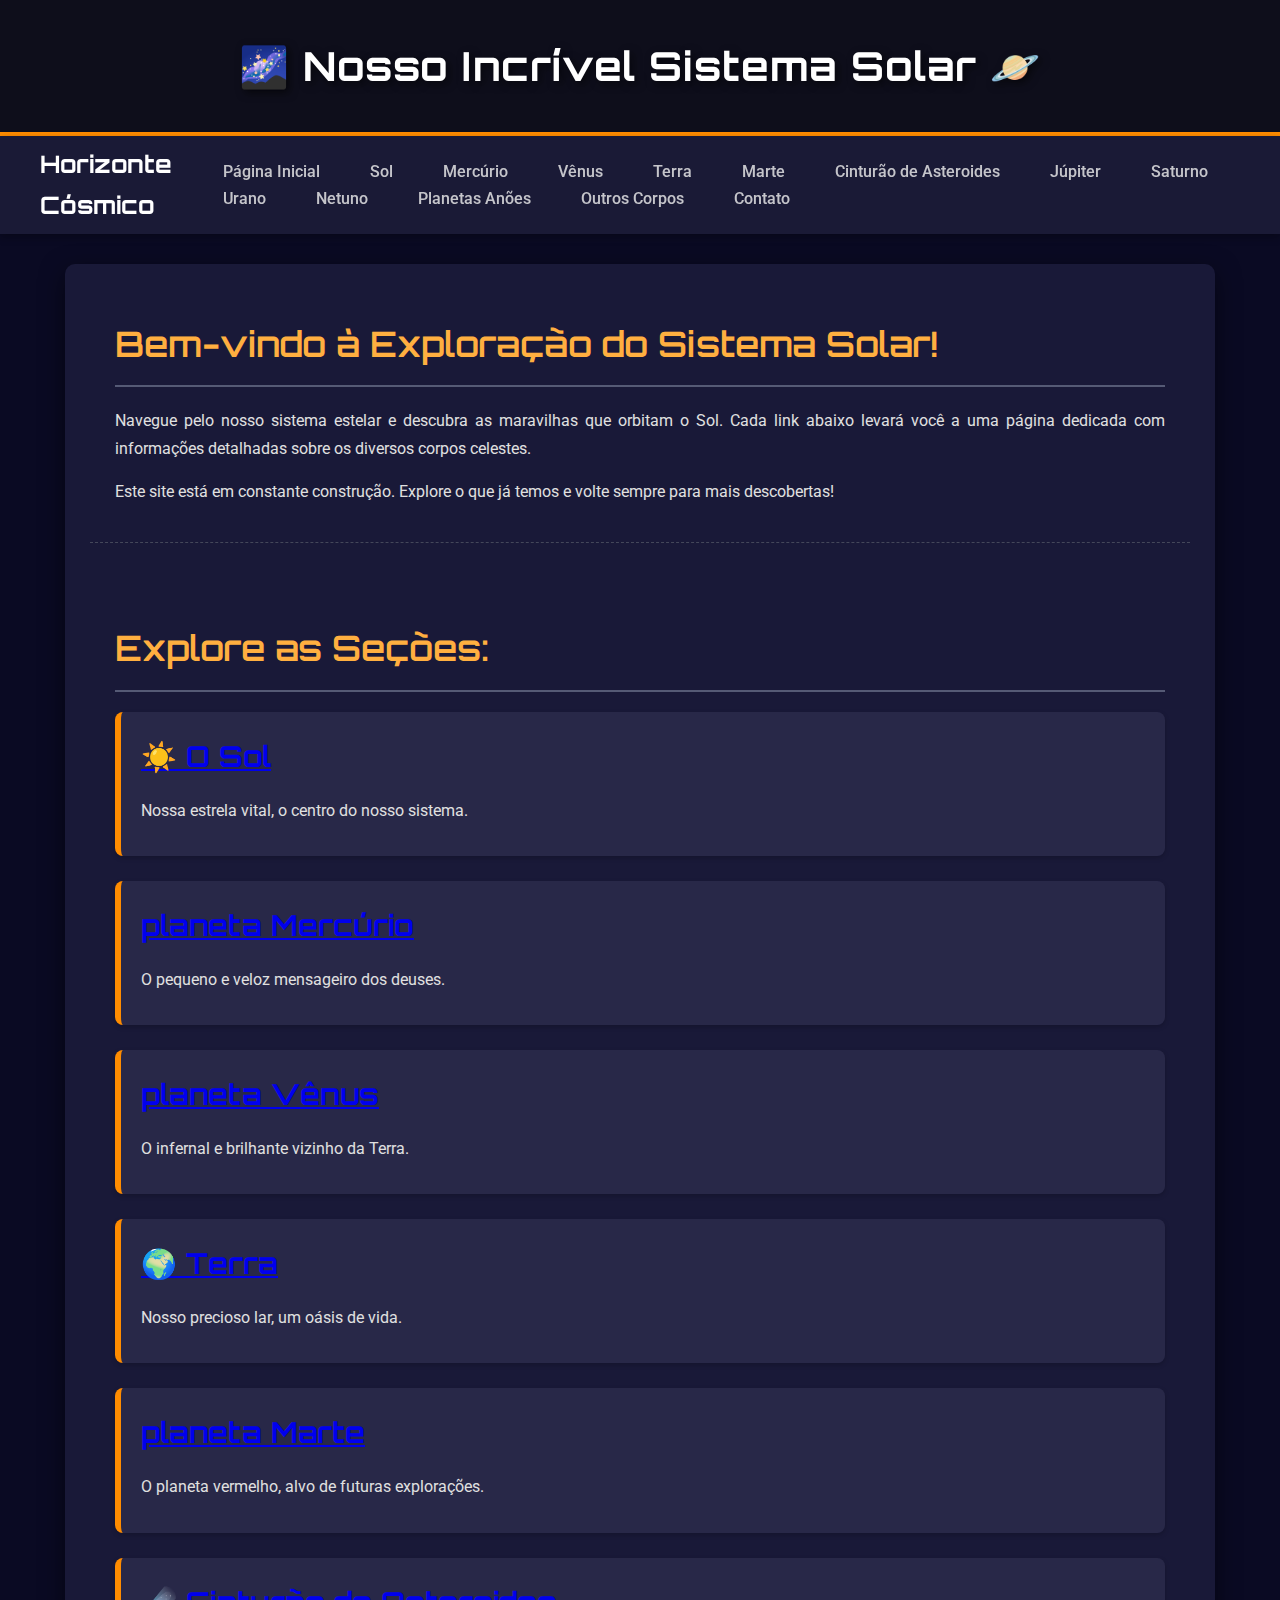
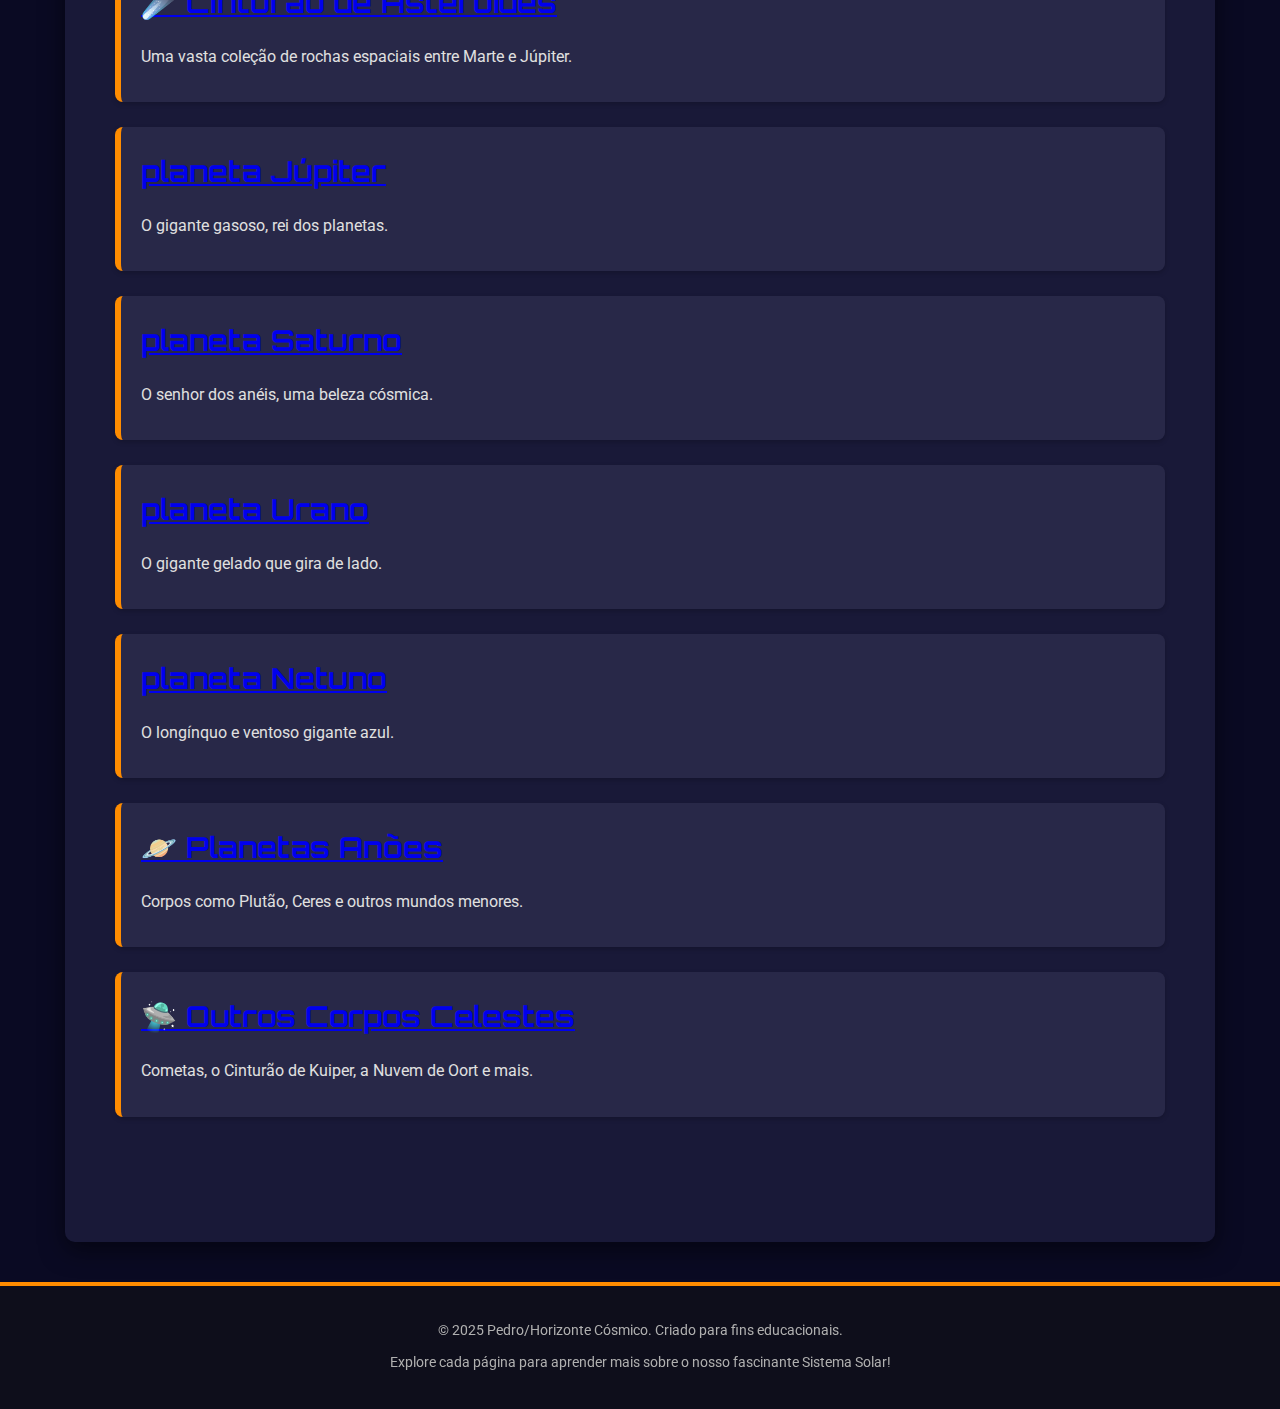
<file: index.html>
<!DOCTYPE html>
<html lang="pt-BR">
<head>
    <meta charset="UTF-8">
    <meta name="viewport" content="width=device-width, initial-scale=1.0">
    <title>Bem-vindo ao Sistema Solar!</title>
    <link rel="stylesheet" href="style.css">

    <link rel="preconnect" href="https://fonts.googleapis.com">
    <link rel="preconnect" href="https://fonts.gstatic.com" crossorigin>
    <link href="https://fonts.googleapis.com/css2?family=Orbitron:wght@700&family=Roboto:wght@400;700&display=swap" rel="stylesheet">
</head>
<body>
    <header>
        <h1>🌌 Nosso Incrível Sistema Solar 🪐</h1>
    </header>

    <nav>
    <div class="nav-container">
        <a href="index.html" class="nav-logo">Horizonte Cósmico</a>
        
        <!-- O checkbox que controla o menu (fica invisível) -->
        <input type="checkbox" id="nav-toggle-input" class="nav-toggle-input">
        
        <!-- A label que funciona como o botão hambúrguer -->
        <label for="nav-toggle-input" class="nav-toggle">
            <span class="hamburger"></span>
        </label>
        
        <!-- A lista de links que será mostrada/escondida -->
        <div class="nav-links">
            <ul>
                <li><a href="index.html">Página Inicial</a></li>
                <li><a href="sol.html">Sol</a></li>
                <li><a href="mercurio.html">Mercúrio</a></li>
                <li><a href="venus.html">Vênus</a></li>
                <li><a href="terra.html">Terra</a></li>
                <li><a href="marte.html">Marte</a></li>
                <li><a href="cinturao_asteroides.html">Cinturão de Asteroides</a></li>
                <li><a href="jupiter.html">Júpiter</a></li>
                <li><a href="saturno.html">Saturno</a></li>
                <li><a href="urano.html">Urano</a></li>
                <li><a href="netuno.html">Netuno</a></li>
                <li><a href="planetas_anoes.html">Planetas Anões</a></li>
                <li><a href="outros_corpos_celestes.html">Outros Corpos</a></li>
                <li><a href="contato.html">Contato</a></li>
            </ul>
        </div>
    </div>
</nav>

    <main>
        <section id="boas-vindas">
            <h2>Bem-vindo à Exploração do Sistema Solar!</h2>
            <p>Navegue pelo nosso sistema estelar e descubra as maravilhas que orbitam o Sol. Cada link abaixo levará você a uma página dedicada com informações detalhadas sobre os diversos corpos celestes.</p>
            <p>Este site está em constante construção. Explore o que já temos e volte sempre para mais descobertas!</p>
        </section>

        <section id="links-principais">
            <h2>Explore as Seções:</h2>
            <div class="grid-links">
                <article class="link-card">
                    <h3><a href="sol.html">☀️ O Sol</a></h3>
                    <p>Nossa estrela vital, o centro do nosso sistema.</p>
                </article>
                <article class="link-card">
                    <h3><a href="mercurio.html"> planeta Mercúrio</a></h3>
                    <p>O pequeno e veloz mensageiro dos deuses.</p>
                </article>
                <article class="link-card">
                    <h3><a href="venus.html"> planeta Vênus</a></h3>
                    <p>O infernal e brilhante vizinho da Terra.</p>
                </article>
                <article class="link-card">
                    <h3><a href="terra.html">🌍 Terra</a></h3>
                    <p>Nosso precioso lar, um oásis de vida.</p>
                </article>
                <article class="link-card">
                    <h3><a href="marte.html"> planeta Marte</a></h3>
                    <p>O planeta vermelho, alvo de futuras explorações.</p>
                </article>
                <article class="link-card">
                    <h3><a href="cinturao_asteroides.html">☄️ Cinturão de Asteroides</a></h3>
                    <p>Uma vasta coleção de rochas espaciais entre Marte e Júpiter.</p>
                </article>
                <article class="link-card">
                    <h3><a href="jupiter.html"> planeta Júpiter</a></h3>
                    <p>O gigante gasoso, rei dos planetas.</p>
                </article>
                <article class="link-card">
                    <h3><a href="saturno.html"> planeta Saturno</a></h3>
                    <p>O senhor dos anéis, uma beleza cósmica.</p>
                </article>
                <article class="link-card">
                    <h3><a href="urano.html"> planeta Urano</a></h3>
                    <p>O gigante gelado que gira de lado.</p>
                </article>
                <article class="link-card">
                    <h3><a href="netuno.html"> planeta Netuno</a></h3>
                    <p>O longínquo e ventoso gigante azul.</p>
                </article>
                <article class="link-card">
                    <h3><a href="planetas_anoes.html">🪐 Planetas Anões</a></h3>
                    <p>Corpos como Plutão, Ceres e outros mundos menores.</p>
                </article>
                <article class="link-card">
                    <h3><a href="outros_corpos_celestes.html">🛸 Outros Corpos Celestes</a></h3>
                    <p>Cometas, o Cinturão de Kuiper, a Nuvem de Oort e mais.</p>
                </article>
            </div>
        </section>
    </main>

    <footer>
        <p>&copy; 2025 Pedro/Horizonte Cósmico. Criado para fins educacionais.</p>
        <p>Explore cada página para aprender mais sobre o nosso fascinante Sistema Solar!</p>
    </footer>
</body>
</html>
</file>
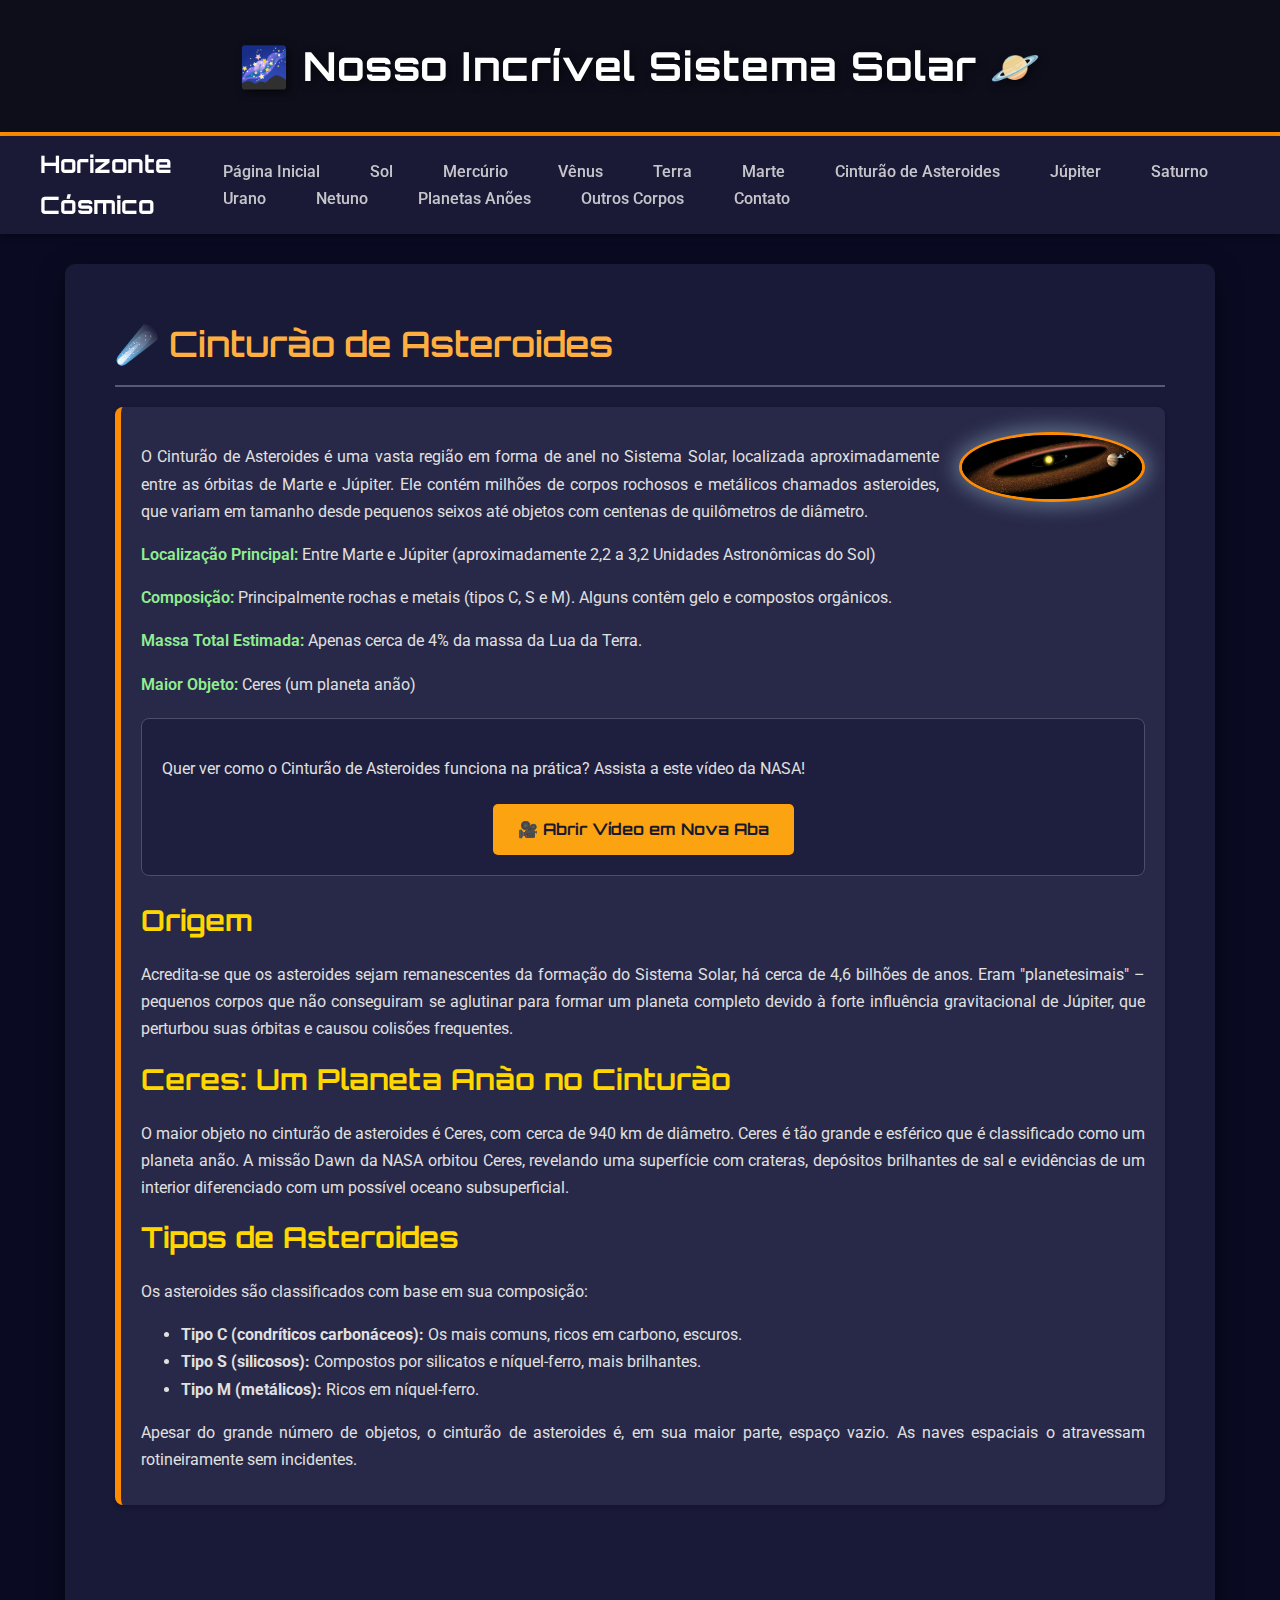
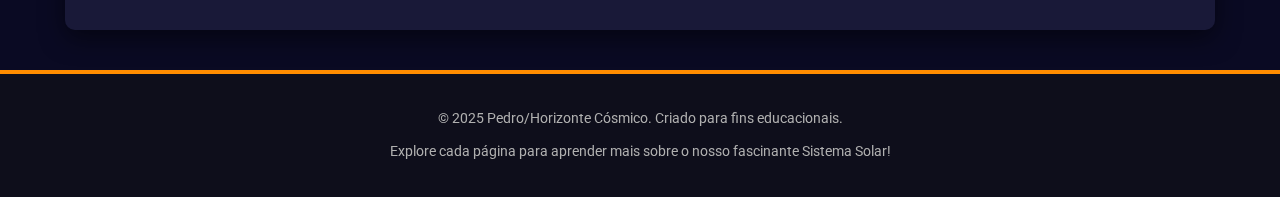
<file: cinturao_asteroides.html>
<!DOCTYPE html>
<html lang="pt-BR">
<head>
    <meta charset="UTF-8">
    <meta name="viewport" content="width=device-width, initial-scale=1.0">
    <title>Cinturão de Asteroides - Sistema Solar</title>
    <link rel="stylesheet" href="style.css">

    <link rel="preconnect" href="https://fonts.googleapis.com">
    <link rel="preconnect" href="https://fonts.gstatic.com" crossorigin>
    <link href="https://fonts.googleapis.com/css2?family=Orbitron:wght@700&family=Roboto:wght@400;700&display=swap" rel="stylesheet">
</head>
</head>
<body>
    <header>
        <h1>🌌 Nosso Incrível Sistema Solar 🪐</h1>
    </header>

    <nav>
    <div class="nav-container">
        <a href="index.html" class="nav-logo">Horizonte Cósmico</a>
        
        <!-- O checkbox que controla o menu (fica invisível) -->
        <input type="checkbox" id="nav-toggle-input" class="nav-toggle-input">
        
        <!-- A label que funciona como o botão hambúrguer -->
        <label for="nav-toggle-input" class="nav-toggle">
            <span class="hamburger"></span>
        </label>
        
        <!-- A lista de links que será mostrada/escondida -->
        <div class="nav-links">
            <ul>
                <li><a href="index.html">Página Inicial</a></li>
                <li><a href="sol.html">Sol</a></li>
                <li><a href="mercurio.html">Mercúrio</a></li>
                <li><a href="venus.html">Vênus</a></li>
                <li><a href="terra.html">Terra</a></li>
                <li><a href="marte.html">Marte</a></li>
                <li><a href="cinturao_asteroides.html">Cinturão de Asteroides</a></li>
                <li><a href="jupiter.html">Júpiter</a></li>
                <li><a href="saturno.html">Saturno</a></li>
                <li><a href="urano.html">Urano</a></li>
                <li><a href="netuno.html">Netuno</a></li>
                <li><a href="planetas_anoes.html">Planetas Anões</a></li>
                <li><a href="outros_corpos_celestes.html">Outros Corpos</a></li>
                <li><a href="contato.html">Contato</a></li>
            </ul>
        </div>
    </div>
</nav>

    <main>
        <section id="cinturao-info">
            <h2>☄️ Cinturão de Asteroides</h2>
            <article>
                <img src="imagens/cinturao_asteroides.jpg" alt="Representação do Cinturão de Asteroides" class="planet-image">
                <p>O Cinturão de Asteroides é uma vasta região em forma de anel no Sistema Solar, localizada aproximadamente entre as órbitas de Marte e Júpiter. Ele contém milhões de corpos rochosos e metálicos chamados asteroides, que variam em tamanho desde pequenos seixos até objetos com centenas de quilômetros de diâmetro.</p>
                <p><strong>Localização Principal:</strong> Entre Marte e Júpiter (aproximadamente 2,2 a 3,2 Unidades Astronômicas do Sol)</p>
                <p><strong>Composição:</strong> Principalmente rochas e metais (tipos C, S e M). Alguns contêm gelo e compostos orgânicos.</p>
                <p><strong>Massa Total Estimada:</strong> Apenas cerca de 4% da massa da Lua da Terra.</p>
                <p><strong>Maior Objeto:</strong> Ceres (um planeta anão)</p>

                <div class="video-link-wrapper">
                    <p>Quer ver como o Cinturão de Asteroides funciona na prática? Assista a este vídeo da NASA!</p>
                    <a href="https://www.youtube.com/watch?v=pOFjIJNP7n0" target="_blank" rel="noopener noreferrer" class="video-button">
                        🎥 Abrir Vídeo em Nova Aba
                    </a>
                </div>

                <h3>Origem</h3>
                <p>Acredita-se que os asteroides sejam remanescentes da formação do Sistema Solar, há cerca de 4,6 bilhões de anos. Eram "planetesimais" – pequenos corpos que não conseguiram se aglutinar para formar um planeta completo devido à forte influência gravitacional de Júpiter, que perturbou suas órbitas e causou colisões frequentes.</p>

                <h3>Ceres: Um Planeta Anão no Cinturão</h3>
                <p>O maior objeto no cinturão de asteroides é Ceres, com cerca de 940 km de diâmetro. Ceres é tão grande e esférico que é classificado como um planeta anão. A missão Dawn da NASA orbitou Ceres, revelando uma superfície com crateras, depósitos brilhantes de sal e evidências de um interior diferenciado com um possível oceano subsuperficial.</p>

                <h3>Tipos de Asteroides</h3>
                <p>Os asteroides são classificados com base em sua composição:</p>
                <ul>
                    <li><strong>Tipo C (condríticos carbonáceos):</strong> Os mais comuns, ricos em carbono, escuros.</li>
                    <li><strong>Tipo S (silicosos):</strong> Compostos por silicatos e níquel-ferro, mais brilhantes.</li>
                    <li><strong>Tipo M (metálicos):</strong> Ricos em níquel-ferro.</li>
                </ul>
                <p>Apesar do grande número de objetos, o cinturão de asteroides é, em sua maior parte, espaço vazio. As naves espaciais o atravessam rotineiramente sem incidentes.</p>
            </article>
        </section>
    </main>

    <footer>
        <p>&copy; 2025 Pedro/Horizonte Cósmico. Criado para fins educacionais.</p>
        <p>Explore cada página para aprender mais sobre o nosso fascinante Sistema Solar!</p>
    </footer>
</body>
</html>
</file>
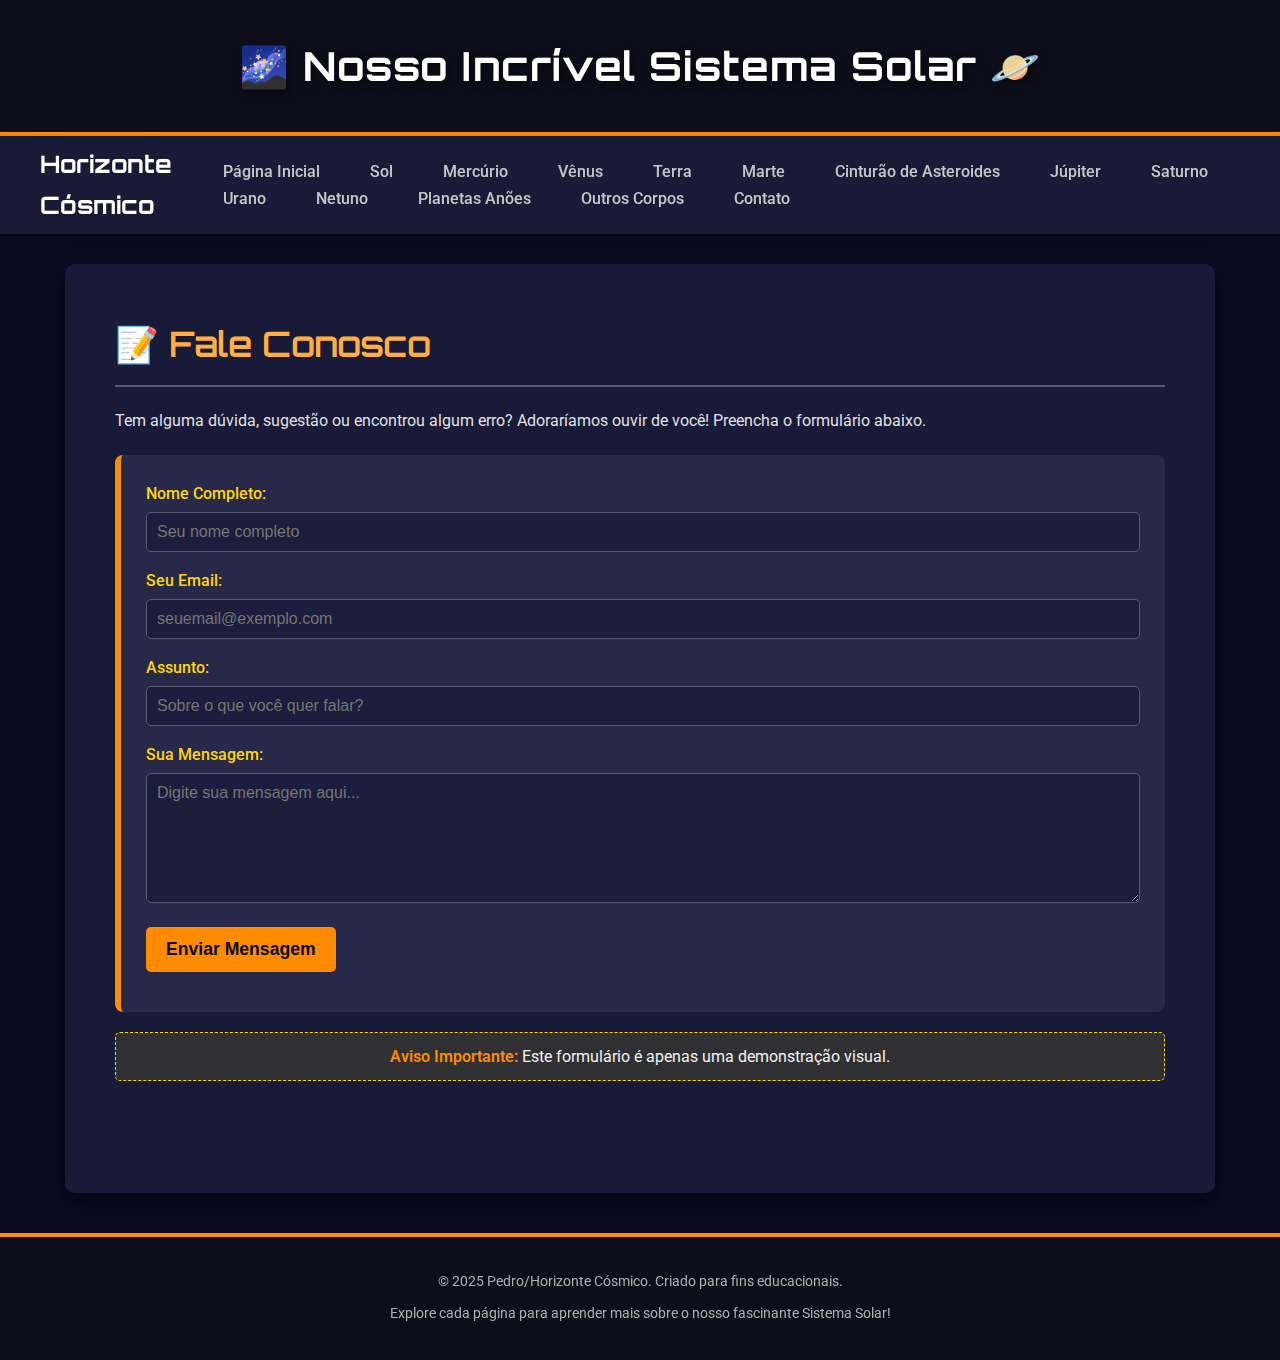
<file: contato.html>
<!DOCTYPE html>
<html lang="pt-BR">
<head>
    <meta charset="UTF-8">
    <meta name="viewport" content="width=device-width, initial-scale=1.0">
    <title>Contato - Explorando o Sistema Solar</title>
    <link rel="stylesheet" href="style.css">

    <link rel="preconnect" href="https://fonts.googleapis.com">
    <link rel="preconnect" href="https://fonts.gstatic.com" crossorigin>
    <link href="https://fonts.googleapis.com/css2?family=Orbitron:wght@700&family=Roboto:wght@400;700&display=swap" rel="stylesheet">
</head>
<body>
    <header>
        <h1>🌌 Nosso Incrível Sistema Solar 🪐</h1>
    </header>

    <nav>
    <div class="nav-container">
        <a href="index.html" class="nav-logo">Horizonte Cósmico</a>
        
        <!-- O checkbox que controla o menu (fica invisível) -->
        <input type="checkbox" id="nav-toggle-input" class="nav-toggle-input">
        
        <!-- A label que funciona como o botão hambúrguer -->
        <label for="nav-toggle-input" class="nav-toggle">
            <span class="hamburger"></span>
        </label>
        
        <!-- A lista de links que será mostrada/escondida -->
        <div class="nav-links">
            <ul>
                <li><a href="index.html">Página Inicial</a></li>
                <li><a href="sol.html">Sol</a></li>
                <li><a href="mercurio.html">Mercúrio</a></li>
                <li><a href="venus.html">Vênus</a></li>
                <li><a href="terra.html">Terra</a></li>
                <li><a href="marte.html">Marte</a></li>
                <li><a href="cinturao_asteroides.html">Cinturão de Asteroides</a></li>
                <li><a href="jupiter.html">Júpiter</a></li>
                <li><a href="saturno.html">Saturno</a></li>
                <li><a href="urano.html">Urano</a></li>
                <li><a href="netuno.html">Netuno</a></li>
                <li><a href="planetas_anoes.html">Planetas Anões</a></li>
                <li><a href="outros_corpos_celestes.html">Outros Corpos</a></li>
                <li><a href="contato.html">Contato</a></li>
            </ul>
        </div>
    </div>
</nav>

    <main>
        <section id="formulario-contato">
            <h2>📝 Fale Conosco</h2>
            <p>Tem alguma dúvida, sugestão ou encontrou algum erro? Adoraríamos ouvir de você! Preencha o formulário abaixo.</p>

            <form action="#" method="POST" class="form-contato">
                <div>
                    <label for="nome">Nome Completo:</label>
                    <input type="text" id="nome" name="nome_usuario" placeholder="Seu nome completo" required>
                </div>
                <div>
                    <label for="email">Seu Email:</label>
                    <input type="email" id="email" name="email_usuario" placeholder="seuemail@exemplo.com" required>
                </div>
                <div>
                    <label for="assunto">Assunto:</label>
                    <input type="text" id="assunto" name="assunto_mensagem" placeholder="Sobre o que você quer falar?">
                </div>
                <div>
                    <label for="mensagem">Sua Mensagem:</label>
                    <textarea id="mensagem" name="mensagem_usuario" rows="6" placeholder="Digite sua mensagem aqui..." required></textarea>
                </div>
                <div>
                    <input type="submit" value="Enviar Mensagem">
                </div>
            </form>
            <p class="aviso-form"><strong>Aviso Importante:</strong> Este formulário é apenas uma demonstração visual.</p>
        </section>
    </main>

    <footer>
        <p>&copy; 2025 Pedro/Horizonte Cósmico. Criado para fins educacionais.</p>
        <p>Explore cada página para aprender mais sobre o nosso fascinante Sistema Solar!</p>
    </footer>
</body>
</html>
</file>
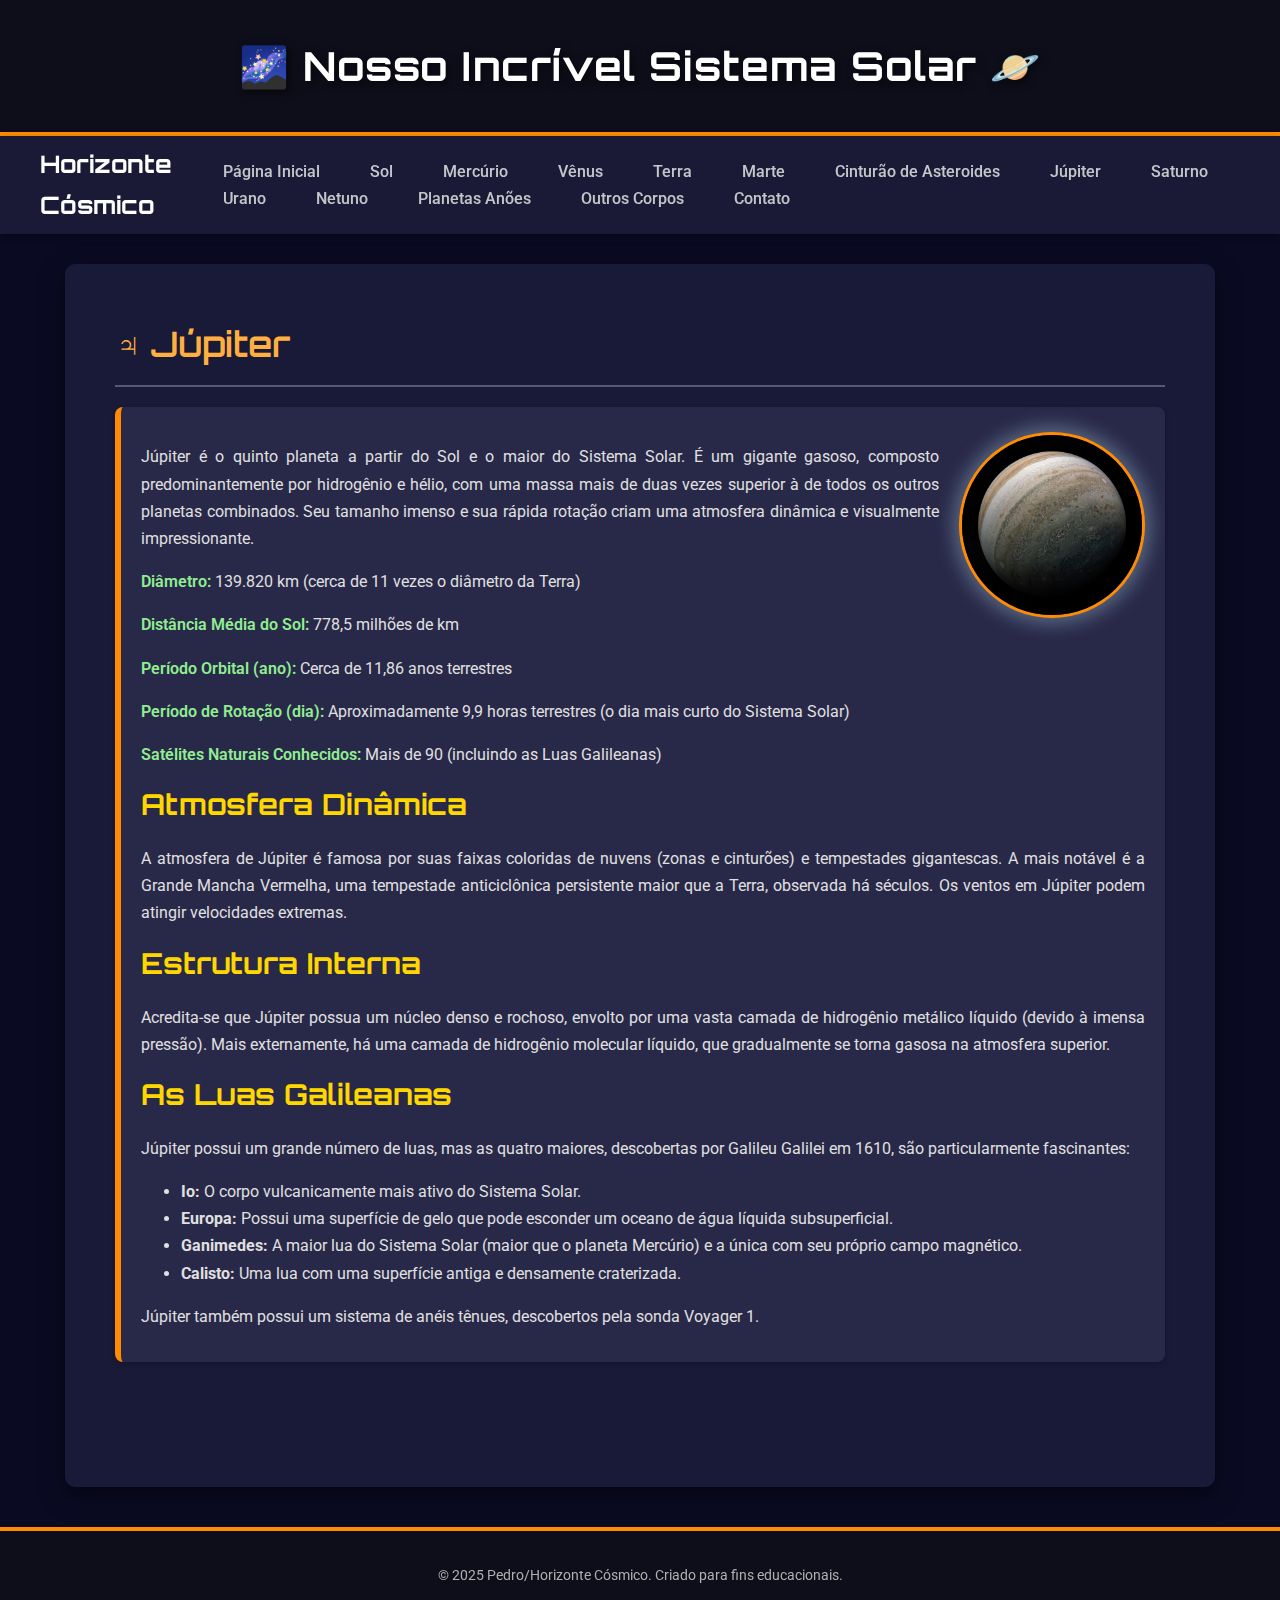
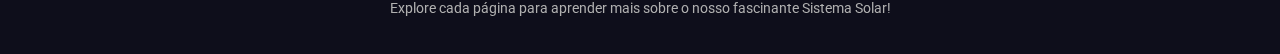
<file: jupiter.html>
<!DOCTYPE html>
<html lang="pt-BR">
<head>
    <meta charset="UTF-8">
    <meta name="viewport" content="width=device-width, initial-scale=1.0">
    <title>Júpiter - O Gigante Gasoso</title>
    <link rel="stylesheet" href="style.css">

    <link rel="preconnect" href="https://fonts.googleapis.com">
    <link rel="preconnect" href="https://fonts.gstatic.com" crossorigin>
    <link href="https://fonts.googleapis.com/css2?family=Orbitron:wght@700&family=Roboto:wght@400;700&display=swap" rel="stylesheet">
</head>
<body>
    <header>
        <h1>🌌 Nosso Incrível Sistema Solar 🪐</h1>
    </header>

    <nav>
    <div class="nav-container">
        <a href="index.html" class="nav-logo">Horizonte Cósmico</a>
        
        <!-- O checkbox que controla o menu (fica invisível) -->
        <input type="checkbox" id="nav-toggle-input" class="nav-toggle-input">
        
        <!-- A label que funciona como o botão hambúrguer -->
        <label for="nav-toggle-input" class="nav-toggle">
            <span class="hamburger"></span>
        </label>
        
        <!-- A lista de links que será mostrada/escondida -->
        <div class="nav-links">
            <ul>
                <li><a href="index.html">Página Inicial</a></li>
                <li><a href="sol.html">Sol</a></li>
                <li><a href="mercurio.html">Mercúrio</a></li>
                <li><a href="venus.html">Vênus</a></li>
                <li><a href="terra.html">Terra</a></li>
                <li><a href="marte.html">Marte</a></li>
                <li><a href="cinturao_asteroides.html">Cinturão de Asteroides</a></li>
                <li><a href="jupiter.html">Júpiter</a></li>
                <li><a href="saturno.html">Saturno</a></li>
                <li><a href="urano.html">Urano</a></li>
                <li><a href="netuno.html">Netuno</a></li>
                <li><a href="planetas_anoes.html">Planetas Anões</a></li>
                <li><a href="outros_corpos_celestes.html">Outros Corpos</a></li>
                <li><a href="contato.html">Contato</a></li>
            </ul>
        </div>
    </div>
</nav>

    <main>
        <section id="jupiter-info">
            <h2>♃ Júpiter</h2>
            <article>
                <img src="imagens/jupiter.jpg" alt="Planeta Júpiter com a Grande Mancha Vermelha" class="planet-image">
                <p>Júpiter é o quinto planeta a partir do Sol e o maior do Sistema Solar. É um gigante gasoso, composto predominantemente por hidrogênio e hélio, com uma massa mais de duas vezes superior à de todos os outros planetas combinados. Seu tamanho imenso e sua rápida rotação criam uma atmosfera dinâmica e visualmente impressionante.</p>
                <p><strong>Diâmetro:</strong> 139.820 km (cerca de 11 vezes o diâmetro da Terra)</p>
                <p><strong>Distância Média do Sol:</strong> 778,5 milhões de km</p>
                <p><strong>Período Orbital (ano):</strong> Cerca de 11,86 anos terrestres</p>
                <p><strong>Período de Rotação (dia):</strong> Aproximadamente 9,9 horas terrestres (o dia mais curto do Sistema Solar)</p>
                <p><strong>Satélites Naturais Conhecidos:</strong> Mais de 90 (incluindo as Luas Galileanas)</p>

                <h3>Atmosfera Dinâmica</h3>
                <p>A atmosfera de Júpiter é famosa por suas faixas coloridas de nuvens (zonas e cinturões) e tempestades gigantescas. A mais notável é a Grande Mancha Vermelha, uma tempestade anticiclônica persistente maior que a Terra, observada há séculos. Os ventos em Júpiter podem atingir velocidades extremas.</p>

                <h3>Estrutura Interna</h3>
                <p>Acredita-se que Júpiter possua um núcleo denso e rochoso, envolto por uma vasta camada de hidrogênio metálico líquido (devido à imensa pressão). Mais externamente, há uma camada de hidrogênio molecular líquido, que gradualmente se torna gasosa na atmosfera superior.</p>
                
                <h3>As Luas Galileanas</h3>
                <p>Júpiter possui um grande número de luas, mas as quatro maiores, descobertas por Galileu Galilei em 1610, são particularmente fascinantes:</p>
                <ul>
                    <li><strong>Io:</strong> O corpo vulcanicamente mais ativo do Sistema Solar.</li>
                    <li><strong>Europa:</strong> Possui uma superfície de gelo que pode esconder um oceano de água líquida subsuperficial.</li>
                    <li><strong>Ganimedes:</strong> A maior lua do Sistema Solar (maior que o planeta Mercúrio) e a única com seu próprio campo magnético.</li>
                    <li><strong>Calisto:</strong> Uma lua com uma superfície antiga e densamente craterizada.</li>
                </ul>
                <p>Júpiter também possui um sistema de anéis tênues, descobertos pela sonda Voyager 1.</p>
            </article>
        </section>
    </main>

    <footer>
        <p>&copy; 2025 Pedro/Horizonte Cósmico. Criado para fins educacionais.</p>
        <p>Explore cada página para aprender mais sobre o nosso fascinante Sistema Solar!</p>
    </footer>
</body>
</html>
</file>
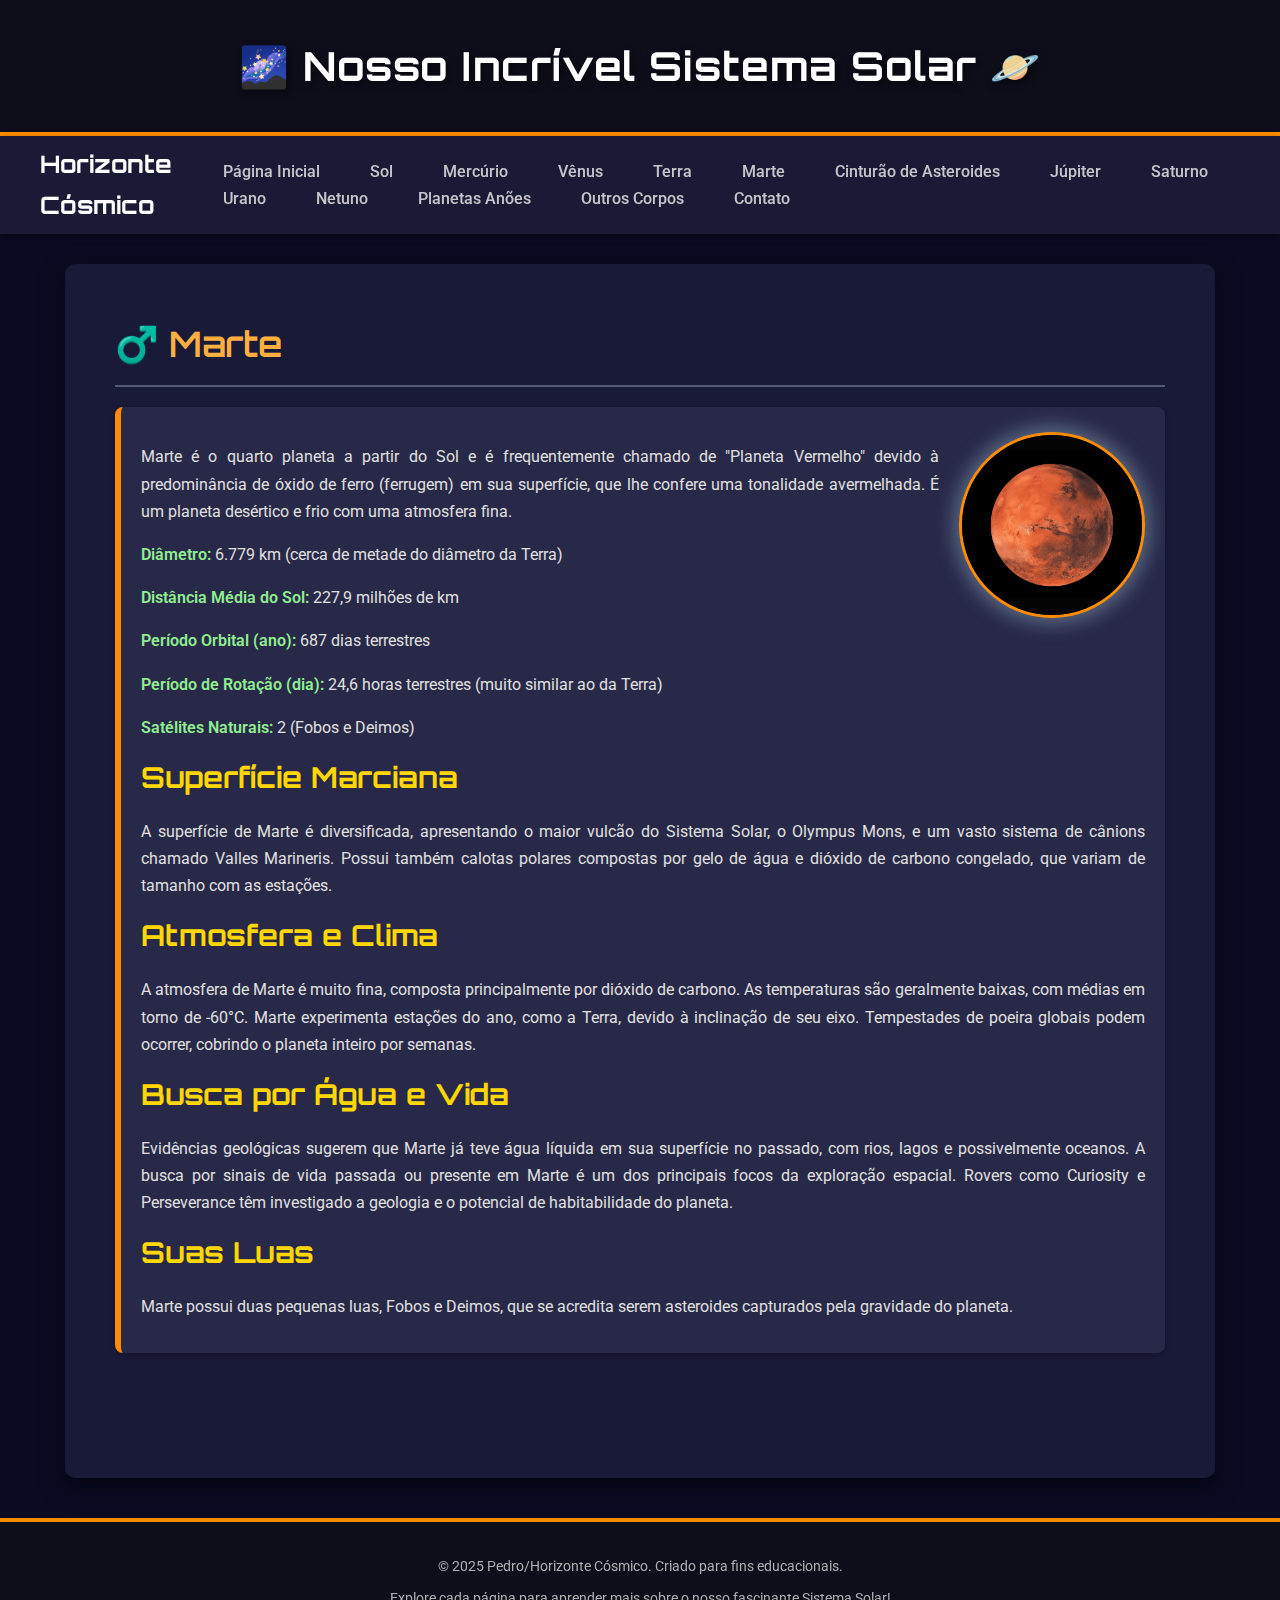
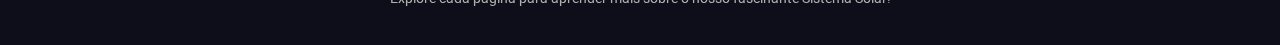
<file: marte.html>
<!DOCTYPE html>
<html lang="pt-BR">
<head>
    <meta charset="UTF-8">
    <meta name="viewport" content="width=device-width, initial-scale=1.0">
    <title>Marte - O Planeta Vermelho</title>
    <link rel="stylesheet" href="style.css">

    <link rel="preconnect" href="https://fonts.googleapis.com">
    <link rel="preconnect" href="https://fonts.gstatic.com" crossorigin>
    <link href="https://fonts.googleapis.com/css2?family=Orbitron:wght@700&family=Roboto:wght@400;700&display=swap" rel="stylesheet">
</head>
<body>
    <header>
        <h1>🌌 Nosso Incrível Sistema Solar 🪐</h1>
    </header>

    <nav>
    <div class="nav-container">
        <a href="index.html" class="nav-logo">Horizonte Cósmico</a>
        
        <!-- O checkbox que controla o menu (fica invisível) -->
        <input type="checkbox" id="nav-toggle-input" class="nav-toggle-input">
        
        <!-- A label que funciona como o botão hambúrguer -->
        <label for="nav-toggle-input" class="nav-toggle">
            <span class="hamburger"></span>
        </label>
        
        <!-- A lista de links que será mostrada/escondida -->
        <div class="nav-links">
            <ul>
                <li><a href="index.html">Página Inicial</a></li>
                <li><a href="sol.html">Sol</a></li>
                <li><a href="mercurio.html">Mercúrio</a></li>
                <li><a href="venus.html">Vênus</a></li>
                <li><a href="terra.html">Terra</a></li>
                <li><a href="marte.html">Marte</a></li>
                <li><a href="cinturao_asteroides.html">Cinturão de Asteroides</a></li>
                <li><a href="jupiter.html">Júpiter</a></li>
                <li><a href="saturno.html">Saturno</a></li>
                <li><a href="urano.html">Urano</a></li>
                <li><a href="netuno.html">Netuno</a></li>
                <li><a href="planetas_anoes.html">Planetas Anões</a></li>
                <li><a href="outros_corpos_celestes.html">Outros Corpos</a></li>
                <li><a href="contato.html">Contato</a></li>
            </ul>
        </div>
    </div>
</nav>

    <main>
        <section id="marte-info">
            <h2>♂️ Marte</h2>
            <article>
                <img src="imagens/marte.jpg" alt="Planeta Marte, o Planeta Vermelho" class="planet-image">
                <p>Marte é o quarto planeta a partir do Sol e é frequentemente chamado de "Planeta Vermelho" devido à predominância de óxido de ferro (ferrugem) em sua superfície, que lhe confere uma tonalidade avermelhada. É um planeta desértico e frio com uma atmosfera fina.</p>
                <p><strong>Diâmetro:</strong> 6.779 km (cerca de metade do diâmetro da Terra)</p>
                <p><strong>Distância Média do Sol:</strong> 227,9 milhões de km</p>
                <p><strong>Período Orbital (ano):</strong> 687 dias terrestres</p>
                <p><strong>Período de Rotação (dia):</strong> 24,6 horas terrestres (muito similar ao da Terra)</p>
                <p><strong>Satélites Naturais:</strong> 2 (Fobos e Deimos)</p>

                <h3>Superfície Marciana</h3>
                <p>A superfície de Marte é diversificada, apresentando o maior vulcão do Sistema Solar, o Olympus Mons, e um vasto sistema de cânions chamado Valles Marineris. Possui também calotas polares compostas por gelo de água e dióxido de carbono congelado, que variam de tamanho com as estações.</p>

                <h3>Atmosfera e Clima</h3>
                <p>A atmosfera de Marte é muito fina, composta principalmente por dióxido de carbono. As temperaturas são geralmente baixas, com médias em torno de -60°C. Marte experimenta estações do ano, como a Terra, devido à inclinação de seu eixo. Tempestades de poeira globais podem ocorrer, cobrindo o planeta inteiro por semanas.</p>

                <h3>Busca por Água e Vida</h3>
                <p>Evidências geológicas sugerem que Marte já teve água líquida em sua superfície no passado, com rios, lagos e possivelmente oceanos. A busca por sinais de vida passada ou presente em Marte é um dos principais focos da exploração espacial. Rovers como Curiosity e Perseverance têm investigado a geologia e o potencial de habitabilidade do planeta.</p>

                <h3>Suas Luas</h3>
                <p>Marte possui duas pequenas luas, Fobos e Deimos, que se acredita serem asteroides capturados pela gravidade do planeta.</p>
            </article>
        </section>
    </main>

    <footer>
        <p>&copy; 2025 Pedro/Horizonte Cósmico. Criado para fins educacionais.</p>
        <p>Explore cada página para aprender mais sobre o nosso fascinante Sistema Solar!</p>
    </footer>
</body>
</html>
</file>
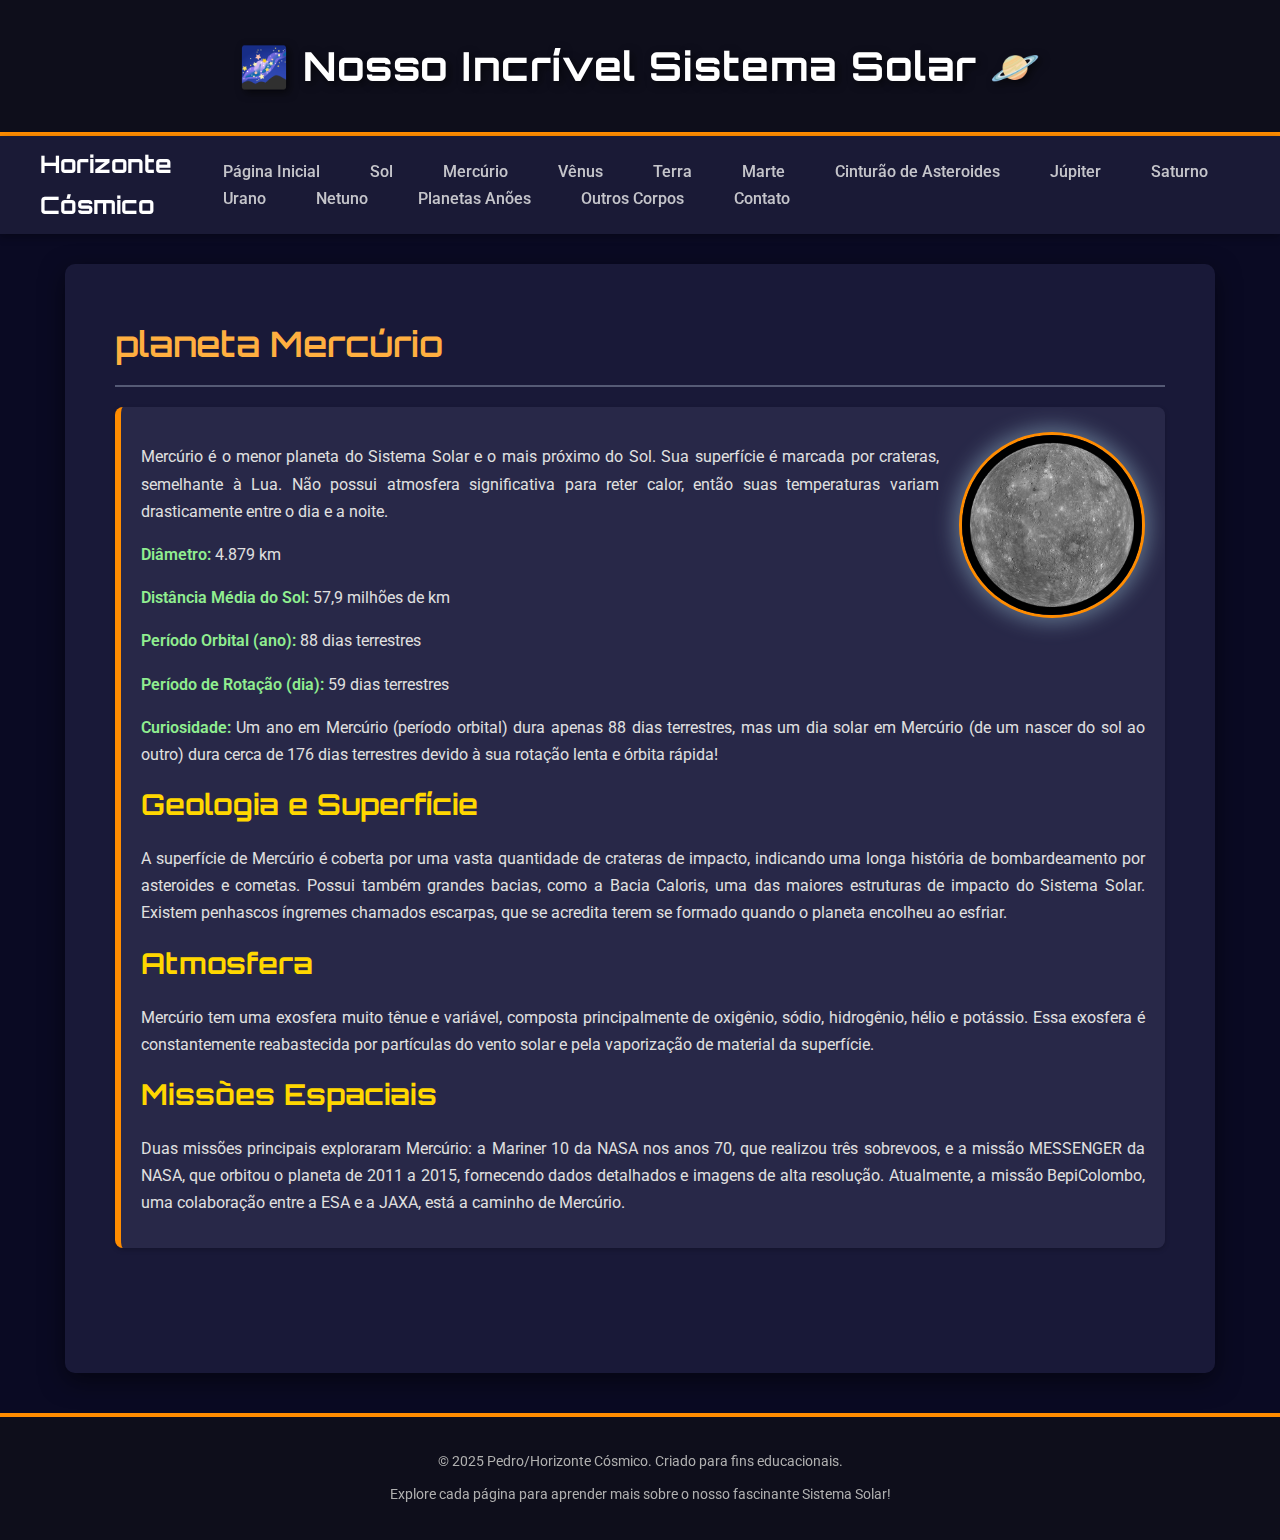
<file: mercurio.html>
<!DOCTYPE html>
<html lang="pt-BR">
<head>
    <meta charset="UTF-8">
    <meta name="viewport" content="width=device-width, initial-scale=1.0">
    <title>Mercúrio - Sistema Solar</title> <link rel="stylesheet" href="style.css">

    <link rel="preconnect" href="https://fonts.googleapis.com">
    <link rel="preconnect" href="https://fonts.gstatic.com" crossorigin>
    <link href="https://fonts.googleapis.com/css2?family=Orbitron:wght@700&family=Roboto:wght@400;700&display=swap" rel="stylesheet">
</head>
<body>
    <header>
        <h1>🌌 Nosso Incrível Sistema Solar 🪐</h1> </header>

    <nav>
    <div class="nav-container">
        <a href="index.html" class="nav-logo">Horizonte Cósmico</a>
        
        <!-- O checkbox que controla o menu (fica invisível) -->
        <input type="checkbox" id="nav-toggle-input" class="nav-toggle-input">
        
        <!-- A label que funciona como o botão hambúrguer -->
        <label for="nav-toggle-input" class="nav-toggle">
            <span class="hamburger"></span>
        </label>
        
        <!-- A lista de links que será mostrada/escondida -->
        <div class="nav-links">
            <ul>
                <li><a href="index.html">Página Inicial</a></li>
                <li><a href="sol.html">Sol</a></li>
                <li><a href="mercurio.html">Mercúrio</a></li>
                <li><a href="venus.html">Vênus</a></li>
                <li><a href="terra.html">Terra</a></li>
                <li><a href="marte.html">Marte</a></li>
                <li><a href="cinturao_asteroides.html">Cinturão de Asteroides</a></li>
                <li><a href="jupiter.html">Júpiter</a></li>
                <li><a href="saturno.html">Saturno</a></li>
                <li><a href="urano.html">Urano</a></li>
                <li><a href="netuno.html">Netuno</a></li>
                <li><a href="planetas_anoes.html">Planetas Anões</a></li>
                <li><a href="outros_corpos_celestes.html">Outros Corpos</a></li>
                <li><a href="contato.html">Contato</a></li>
            </ul>
        </div>
    </div>
</nav>

    <main>
        <section id="mercurio-info">
            <h2> planeta Mercúrio</h2>
            <article>
                <img src="imagens/mercurio.jpg" alt="Planeta Mercúrio" class="planet-image"> <p>Mercúrio é o menor planeta do Sistema Solar e o mais próximo do Sol. Sua superfície é marcada por crateras, semelhante à Lua. Não possui atmosfera significativa para reter calor, então suas temperaturas variam drasticamente entre o dia e a noite.</p>
                <p><strong>Diâmetro:</strong> 4.879 km</p>
                <p><strong>Distância Média do Sol:</strong> 57,9 milhões de km</p>
                <p><strong>Período Orbital (ano):</strong> 88 dias terrestres</p>
                <p><strong>Período de Rotação (dia):</strong> 59 dias terrestres</p>
                <p><strong>Curiosidade:</strong> Um ano em Mercúrio (período orbital) dura apenas 88 dias terrestres, mas um dia solar em Mercúrio (de um nascer do sol ao outro) dura cerca de 176 dias terrestres devido à sua rotação lenta e órbita rápida!</p>
                
                <h3>Geologia e Superfície</h3>
                <p>A superfície de Mercúrio é coberta por uma vasta quantidade de crateras de impacto, indicando uma longa história de bombardeamento por asteroides e cometas. Possui também grandes bacias, como a Bacia Caloris, uma das maiores estruturas de impacto do Sistema Solar. Existem penhascos íngremes chamados escarpas, que se acredita terem se formado quando o planeta encolheu ao esfriar.</p>
                
                <h3>Atmosfera</h3>
                <p>Mercúrio tem uma exosfera muito tênue e variável, composta principalmente de oxigênio, sódio, hidrogênio, hélio e potássio. Essa exosfera é constantemente reabastecida por partículas do vento solar e pela vaporização de material da superfície.</p>

                <h3>Missões Espaciais</h3>
                <p>Duas missões principais exploraram Mercúrio: a Mariner 10 da NASA nos anos 70, que realizou três sobrevoos, e a missão MESSENGER da NASA, que orbitou o planeta de 2011 a 2015, fornecendo dados detalhados e imagens de alta resolução. Atualmente, a missão BepiColombo, uma colaboração entre a ESA e a JAXA, está a caminho de Mercúrio.</p>
            </article>
        </section>
        </main>

    <footer> 
        <p>&copy; 2025 Pedro/Horizonte Cósmico. Criado para fins educacionais.</p>
        <p>Explore cada página para aprender mais sobre o nosso fascinante Sistema Solar!</p>
    </footer>
</body>
</html>
</file>
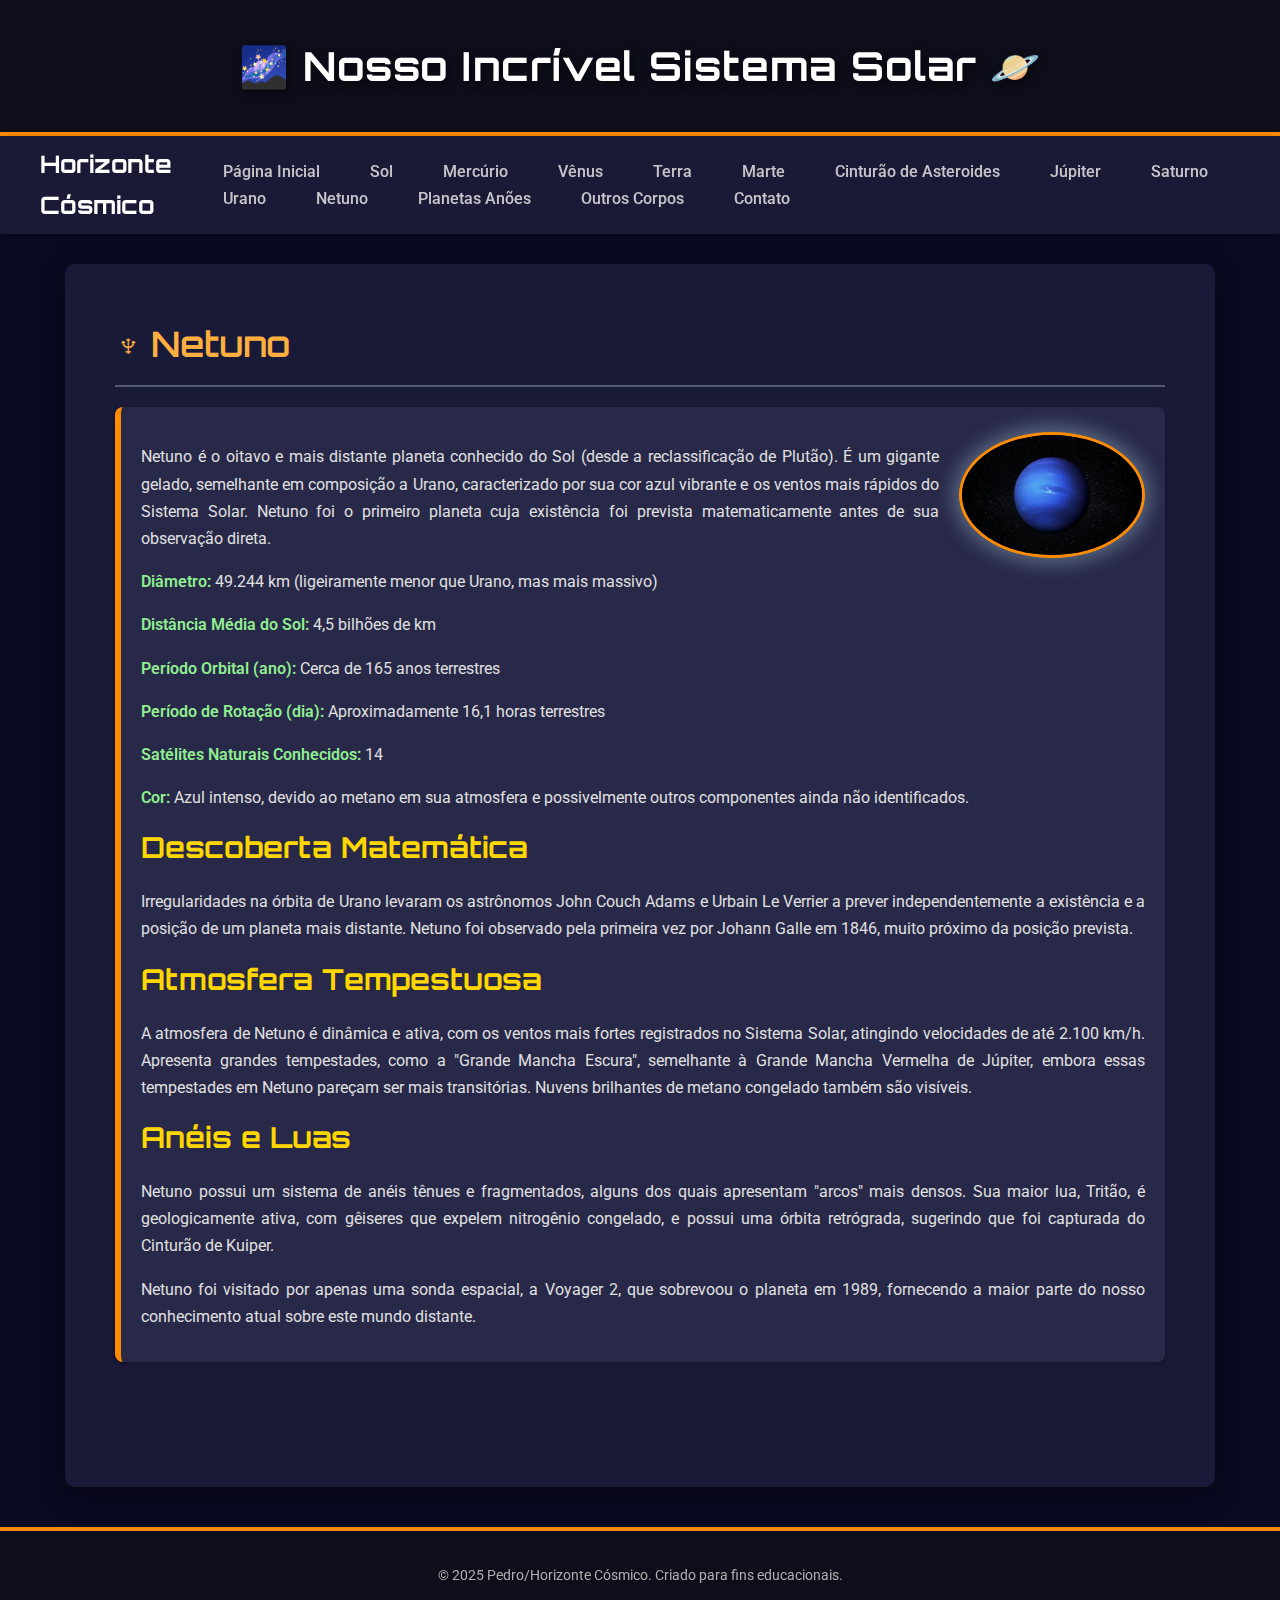
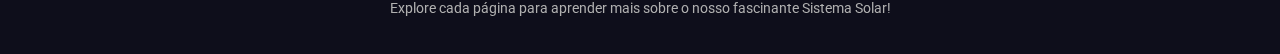
<file: netuno.html>
<!DOCTYPE html>
<html lang="pt-BR">
<head>
    <meta charset="UTF-8">
    <meta name="viewport" content="width=device-width, initial-scale=1.0">
    <title>Netuno - O Gigante Azul Distante</title>
    <link rel="stylesheet" href="style.css">

    <link rel="preconnect" href="https://fonts.googleapis.com">
    <link rel="preconnect" href="https://fonts.gstatic.com" crossorigin>
    <link href="https://fonts.googleapis.com/css2?family=Orbitron:wght@700&family=Roboto:wght@400;700&display=swap" rel="stylesheet">
</head>
<body>
    <header>
        <h1>🌌 Nosso Incrível Sistema Solar 🪐</h1>
    </header>

    <nav>
    <div class="nav-container">
        <a href="index.html" class="nav-logo">Horizonte Cósmico</a>
        
        <!-- O checkbox que controla o menu (fica invisível) -->
        <input type="checkbox" id="nav-toggle-input" class="nav-toggle-input">
        
        <!-- A label que funciona como o botão hambúrguer -->
        <label for="nav-toggle-input" class="nav-toggle">
            <span class="hamburger"></span>
        </label>
        
        <!-- A lista de links que será mostrada/escondida -->
        <div class="nav-links">
            <ul>
                <li><a href="index.html">Página Inicial</a></li>
                <li><a href="sol.html">Sol</a></li>
                <li><a href="mercurio.html">Mercúrio</a></li>
                <li><a href="venus.html">Vênus</a></li>
                <li><a href="terra.html">Terra</a></li>
                <li><a href="marte.html">Marte</a></li>
                <li><a href="cinturao_asteroides.html">Cinturão de Asteroides</a></li>
                <li><a href="jupiter.html">Júpiter</a></li>
                <li><a href="saturno.html">Saturno</a></li>
                <li><a href="urano.html">Urano</a></li>
                <li><a href="netuno.html">Netuno</a></li>
                <li><a href="planetas_anoes.html">Planetas Anões</a></li>
                <li><a href="outros_corpos_celestes.html">Outros Corpos</a></li>
                <li><a href="contato.html">Contato</a></li>
            </ul>
        </div>
    </div>
</nav>

    <main>
        <section id="netuno-info">
            <h2>♆ Netuno</h2>
            <article>
                <img src="imagens/netuno.jpg" alt="Planeta Netuno, o gigante gelado de cor azul vibrante" class="planet-image">
                <p>Netuno é o oitavo e mais distante planeta conhecido do Sol (desde a reclassificação de Plutão). É um gigante gelado, semelhante em composição a Urano, caracterizado por sua cor azul vibrante e os ventos mais rápidos do Sistema Solar. Netuno foi o primeiro planeta cuja existência foi prevista matematicamente antes de sua observação direta.</p>
                <p><strong>Diâmetro:</strong> 49.244 km (ligeiramente menor que Urano, mas mais massivo)</p>
                <p><strong>Distância Média do Sol:</strong> 4,5 bilhões de km</p>
                <p><strong>Período Orbital (ano):</strong> Cerca de 165 anos terrestres</p>
                <p><strong>Período de Rotação (dia):</strong> Aproximadamente 16,1 horas terrestres</p>
                <p><strong>Satélites Naturais Conhecidos:</strong> 14</p>
                <p><strong>Cor:</strong> Azul intenso, devido ao metano em sua atmosfera e possivelmente outros componentes ainda não identificados.</p>

                <h3>Descoberta Matemática</h3>
                <p>Irregularidades na órbita de Urano levaram os astrônomos John Couch Adams e Urbain Le Verrier a prever independentemente a existência e a posição de um planeta mais distante. Netuno foi observado pela primeira vez por Johann Galle em 1846, muito próximo da posição prevista.</p>

                <h3>Atmosfera Tempestuosa</h3>
                <p>A atmosfera de Netuno é dinâmica e ativa, com os ventos mais fortes registrados no Sistema Solar, atingindo velocidades de até 2.100 km/h. Apresenta grandes tempestades, como a "Grande Mancha Escura", semelhante à Grande Mancha Vermelha de Júpiter, embora essas tempestades em Netuno pareçam ser mais transitórias. Nuvens brilhantes de metano congelado também são visíveis.</p>
                
                <h3>Anéis e Luas</h3>
                <p>Netuno possui um sistema de anéis tênues e fragmentados, alguns dos quais apresentam "arcos" mais densos. Sua maior lua, Tritão, é geologicamente ativa, com gêiseres que expelem nitrogênio congelado, e possui uma órbita retrógrada, sugerindo que foi capturada do Cinturão de Kuiper.</p>
                <p>Netuno foi visitado por apenas uma sonda espacial, a Voyager 2, que sobrevoou o planeta em 1989, fornecendo a maior parte do nosso conhecimento atual sobre este mundo distante.</p>
            </article>
        </section>
    </main>

    <footer>
        <p>&copy; 2025 Pedro/Horizonte Cósmico. Criado para fins educacionais.</p>
        <p>Explore cada página para aprender mais sobre o nosso fascinante Sistema Solar!</p>
    </footer>
</body>
</html>
</file>
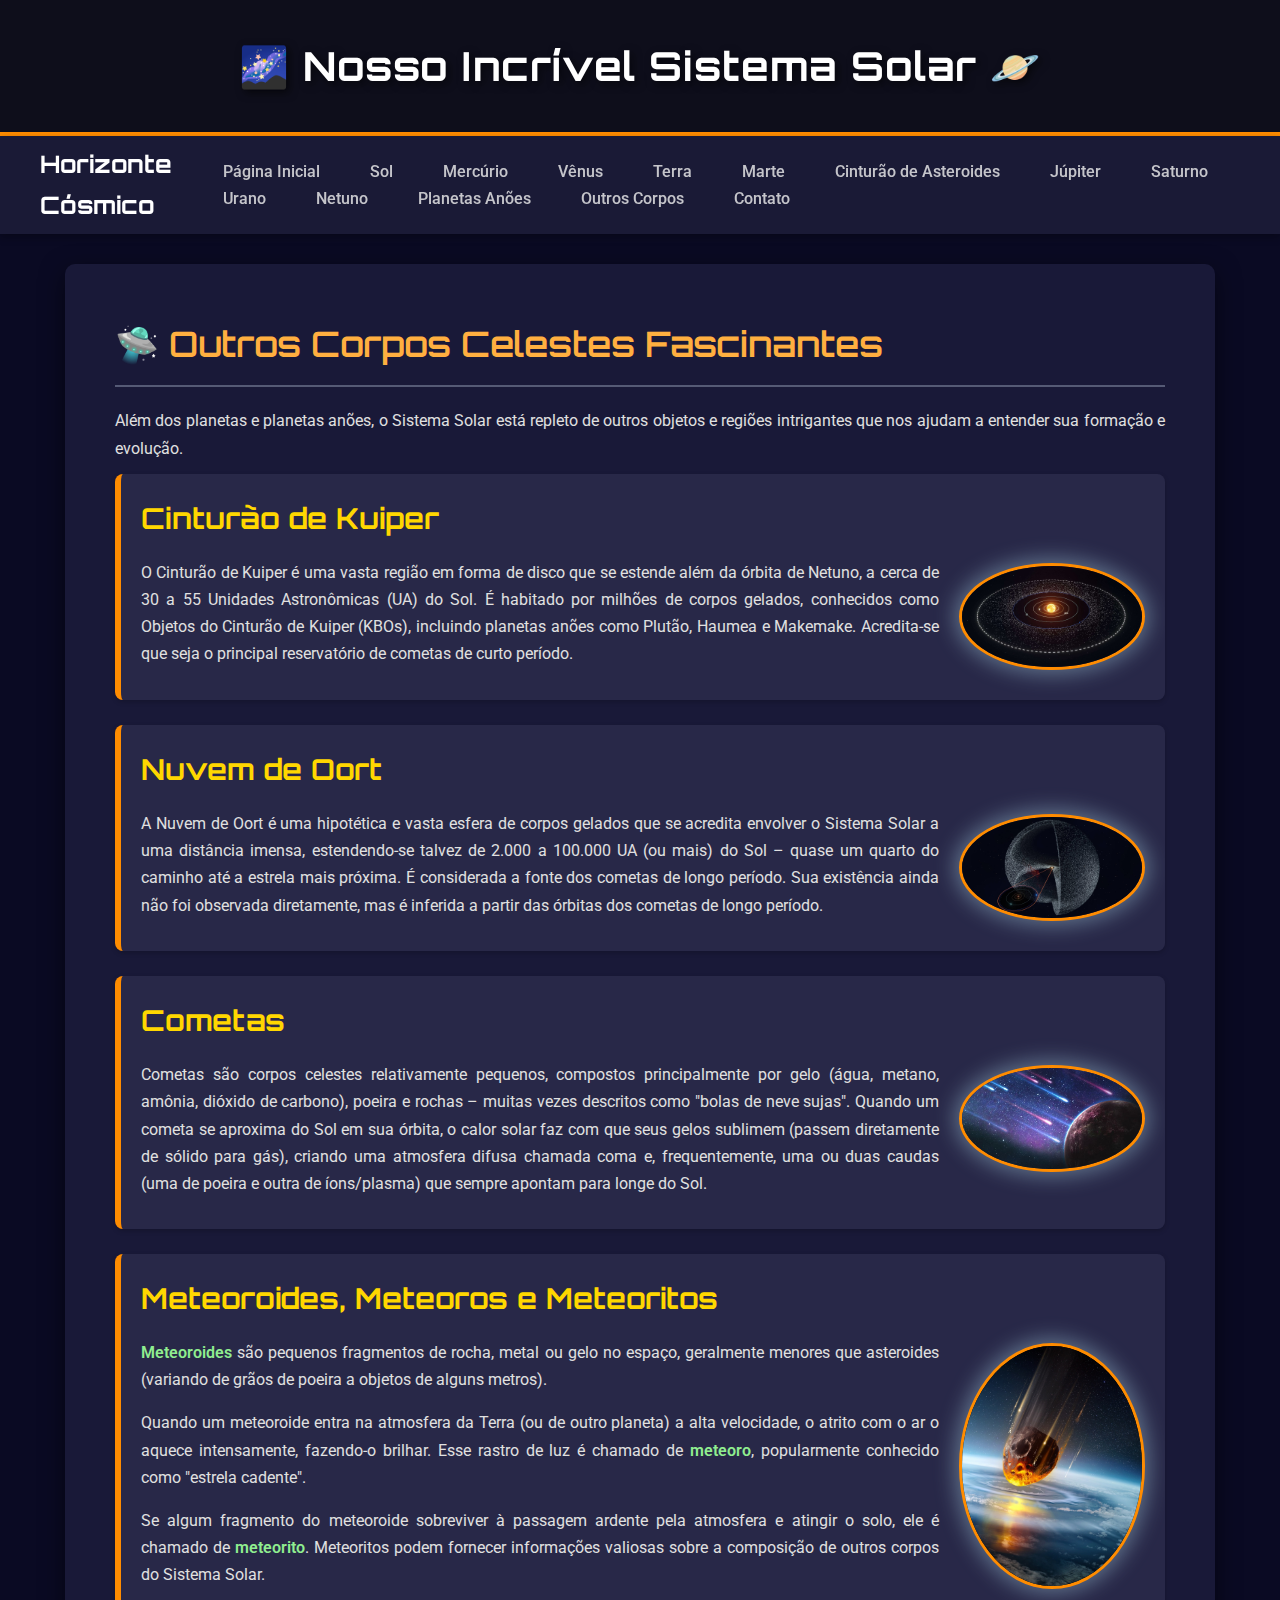
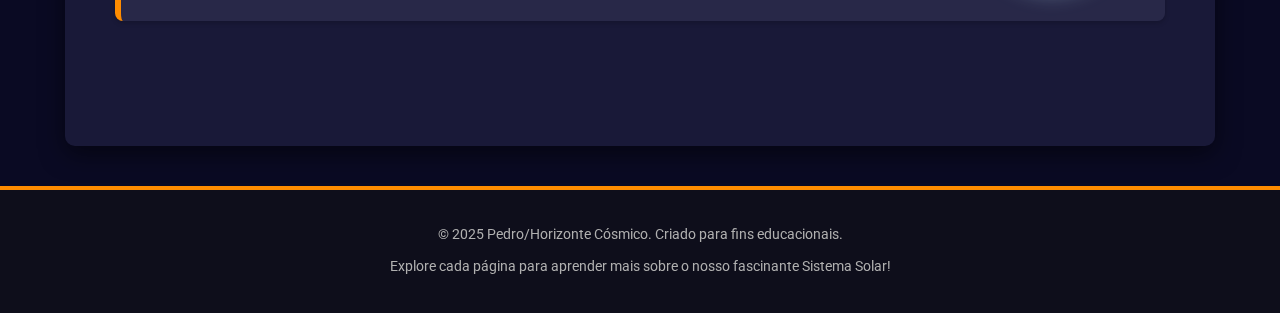
<file: outros_corpos_celestes.html>
<!DOCTYPE html>
<html lang="pt-BR">
<head>
    <meta charset="UTF-8">
    <meta name="viewport" content="width=device-width, initial-scale=1.0">
    <title>Outros Corpos Celestes - Sistema Solar</title>
    <link rel="stylesheet" href="style.css">

    <link rel="preconnect" href="https://fonts.googleapis.com">
    <link rel="preconnect" href="https://fonts.gstatic.com" crossorigin>
    <link href="https://fonts.googleapis.com/css2?family=Orbitron:wght@700&family=Roboto:wght@400;700&display=swap" rel="stylesheet">
</head>
<body>
    <header>
        <h1>🌌 Nosso Incrível Sistema Solar 🪐</h1>
    </header>

    <nav>
    <div class="nav-container">
        <a href="index.html" class="nav-logo">Horizonte Cósmico</a>
        
        <!-- O checkbox que controla o menu (fica invisível) -->
        <input type="checkbox" id="nav-toggle-input" class="nav-toggle-input">
        
        <!-- A label que funciona como o botão hambúrguer -->
        <label for="nav-toggle-input" class="nav-toggle">
            <span class="hamburger"></span>
        </label>
        
        <!-- A lista de links que será mostrada/escondida -->
        <div class="nav-links">
            <ul>
                <li><a href="index.html">Página Inicial</a></li>
                <li><a href="sol.html">Sol</a></li>
                <li><a href="mercurio.html">Mercúrio</a></li>
                <li><a href="venus.html">Vênus</a></li>
                <li><a href="terra.html">Terra</a></li>
                <li><a href="marte.html">Marte</a></li>
                <li><a href="cinturao_asteroides.html">Cinturão de Asteroides</a></li>
                <li><a href="jupiter.html">Júpiter</a></li>
                <li><a href="saturno.html">Saturno</a></li>
                <li><a href="urano.html">Urano</a></li>
                <li><a href="netuno.html">Netuno</a></li>
                <li><a href="planetas_anoes.html">Planetas Anões</a></li>
                <li><a href="outros_corpos_celestes.html">Outros Corpos</a></li>
                <li><a href="contato.html">Contato</a></li>
            </ul>
        </div>
    </div>
</nav>

    <main>
        <section id="outros-corpos-info">
            <h2>🛸 Outros Corpos Celestes Fascinantes</h2>
            <p>Além dos planetas e planetas anões, o Sistema Solar está repleto de outros objetos e regiões intrigantes que nos ajudam a entender sua formação e evolução.</p>

            <article id="cinturao-kuiper">
                <h3>Cinturão de Kuiper</h3>
                <img src="imagens/cinturao_kuiper.jpg" alt="Representação do Cinturão de Kuiper" class="planet-image">
                <p>O Cinturão de Kuiper é uma vasta região em forma de disco que se estende além da órbita de Netuno, a cerca de 30 a 55 Unidades Astronômicas (UA) do Sol. É habitado por milhões de corpos gelados, conhecidos como Objetos do Cinturão de Kuiper (KBOs), incluindo planetas anões como Plutão, Haumea e Makemake. Acredita-se que seja o principal reservatório de cometas de curto período.</p>
            </article>

            <article id="nuvem-oort">
                <h3>Nuvem de Oort</h3>
                <img src="imagens/nuvem_oort.jpg" alt="Representação artística da Nuvem de Oort" class="planet-image">
                <p>A Nuvem de Oort é uma hipotética e vasta esfera de corpos gelados que se acredita envolver o Sistema Solar a uma distância imensa, estendendo-se talvez de 2.000 a 100.000 UA (ou mais) do Sol – quase um quarto do caminho até a estrela mais próxima. É considerada a fonte dos cometas de longo período. Sua existência ainda não foi observada diretamente, mas é inferida a partir das órbitas dos cometas de longo período.</p>
            </article>
            
            <article id="cometas">
                <h3>Cometas</h3>
                <img src="imagens/cometa.jpg" alt="Um cometa com sua coma e cauda brilhantes" class="planet-image">
                <p>Cometas são corpos celestes relativamente pequenos, compostos principalmente por gelo (água, metano, amônia, dióxido de carbono), poeira e rochas – muitas vezes descritos como "bolas de neve sujas". Quando um cometa se aproxima do Sol em sua órbita, o calor solar faz com que seus gelos sublimem (passem diretamente de sólido para gás), criando uma atmosfera difusa chamada coma e, frequentemente, uma ou duas caudas (uma de poeira e outra de íons/plasma) que sempre apontam para longe do Sol.</p>
            </article>

            <article id="meteoroides-meteoros-meteoritos">
                <h3>Meteoroides, Meteoros e Meteoritos</h3>
                <img src="imagens/meteoro.jpg" alt="Um meteoro (estrela cadente) cruzando o céu" class="planet-image">
                <p><strong>Meteoroides</strong> são pequenos fragmentos de rocha, metal ou gelo no espaço, geralmente menores que asteroides (variando de grãos de poeira a objetos de alguns metros).</p>
                <p>Quando um meteoroide entra na atmosfera da Terra (ou de outro planeta) a alta velocidade, o atrito com o ar o aquece intensamente, fazendo-o brilhar. Esse rastro de luz é chamado de <strong>meteoro</strong>, popularmente conhecido como "estrela cadente".</p>
                <p>Se algum fragmento do meteoroide sobreviver à passagem ardente pela atmosfera e atingir o solo, ele é chamado de <strong>meteorito</strong>. Meteoritos podem fornecer informações valiosas sobre a composição de outros corpos do Sistema Solar.</p>
            </article>

        </section>
    </main>

    <footer>
        <p>&copy; 2025 Pedro/Horizonte Cósmico. Criado para fins educacionais.</p>
        <p>Explore cada página para aprender mais sobre o nosso fascinante Sistema Solar!</p>
    </footer>
</body>
</html>
</file>
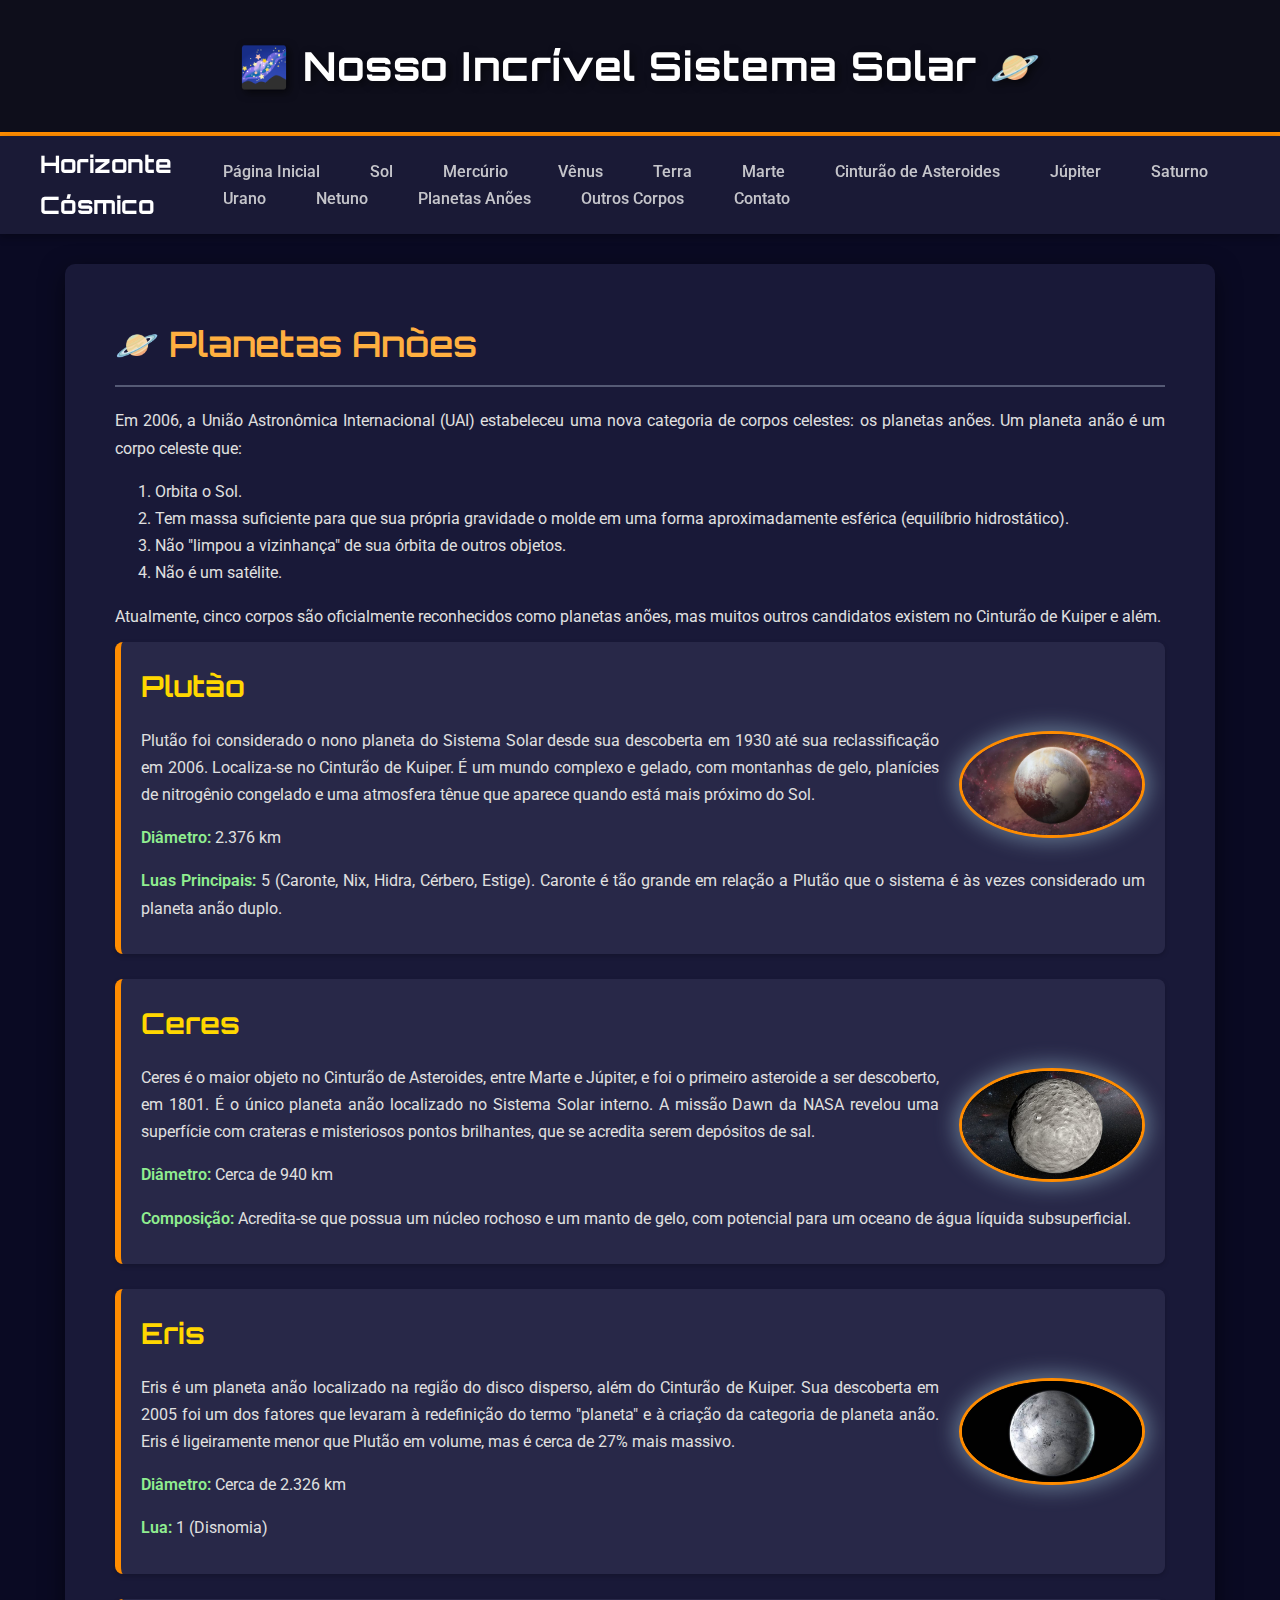
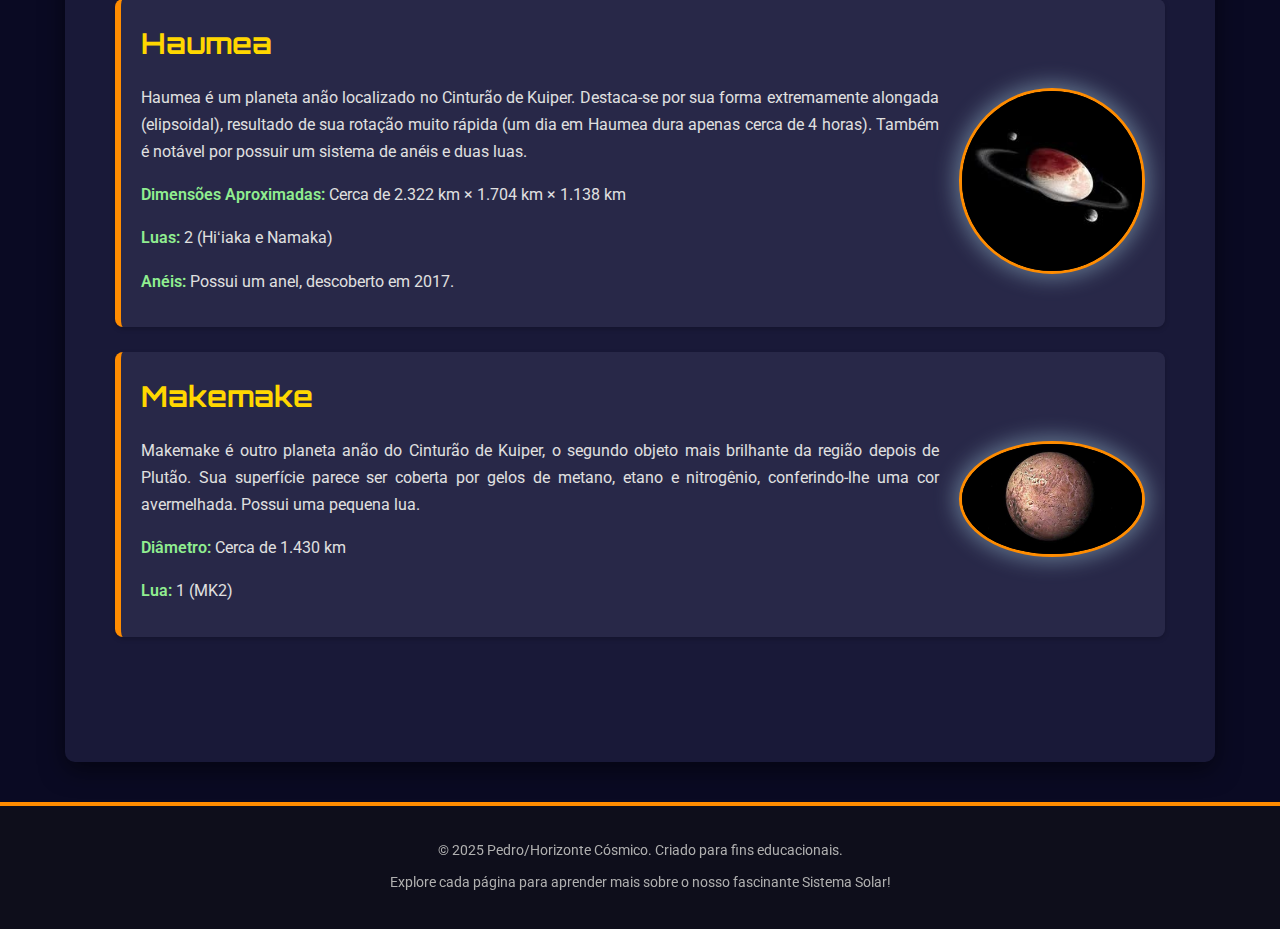
<file: planetas_anoes.html>
<!DOCTYPE html>
<html lang="pt-BR">
<head>
    <meta charset="UTF-8">
    <meta name="viewport" content="width=device-width, initial-scale=1.0">
    <title>Planetas Anões - Sistema Solar</title>
    <link rel="stylesheet" href="style.css">

    <link rel="preconnect" href="https://fonts.googleapis.com">
    <link rel="preconnect" href="https://fonts.gstatic.com" crossorigin>
    <link href="https://fonts.googleapis.com/css2?family=Orbitron:wght@700&family=Roboto:wght@400;700&display=swap" rel="stylesheet">
</head>
<body>
    <header>
        <h1>🌌 Nosso Incrível Sistema Solar 🪐</h1>
    </header>

    <nav>
    <div class="nav-container">
        <a href="index.html" class="nav-logo">Horizonte Cósmico</a>
        
        <!-- O checkbox que controla o menu (fica invisível) -->
        <input type="checkbox" id="nav-toggle-input" class="nav-toggle-input">
        
        <!-- A label que funciona como o botão hambúrguer -->
        <label for="nav-toggle-input" class="nav-toggle">
            <span class="hamburger"></span>
        </label>
        
        <!-- A lista de links que será mostrada/escondida -->
        <div class="nav-links">
            <ul>
                <li><a href="index.html">Página Inicial</a></li>
                <li><a href="sol.html">Sol</a></li>
                <li><a href="mercurio.html">Mercúrio</a></li>
                <li><a href="venus.html">Vênus</a></li>
                <li><a href="terra.html">Terra</a></li>
                <li><a href="marte.html">Marte</a></li>
                <li><a href="cinturao_asteroides.html">Cinturão de Asteroides</a></li>
                <li><a href="jupiter.html">Júpiter</a></li>
                <li><a href="saturno.html">Saturno</a></li>
                <li><a href="urano.html">Urano</a></li>
                <li><a href="netuno.html">Netuno</a></li>
                <li><a href="planetas_anoes.html">Planetas Anões</a></li>
                <li><a href="outros_corpos_celestes.html">Outros Corpos</a></li>
                <li><a href="contato.html">Contato</a></li>
            </ul>
        </div>
    </div>
</nav>

    <main>
        <section id="planetas-anoes-info">
            <h2>🪐 Planetas Anões</h2>
            <p>Em 2006, a União Astronômica Internacional (UAI) estabeleceu uma nova categoria de corpos celestes: os planetas anões. Um planeta anão é um corpo celeste que:</p>
            <ol>
                <li>Orbita o Sol.</li>
                <li>Tem massa suficiente para que sua própria gravidade o molde em uma forma aproximadamente esférica (equilíbrio hidrostático).</li>
                <li>Não "limpou a vizinhança" de sua órbita de outros objetos.</li>
                <li>Não é um satélite.</li>
            </ol>
            <p>Atualmente, cinco corpos são oficialmente reconhecidos como planetas anões, mas muitos outros candidatos existem no Cinturão de Kuiper e além.</p>

            <article id="plutao">
                <h3> Plutão</h3>
                <img src="imagens/plutao.jpg" alt="Planeta anão Plutão com sua lua Caronte" class="planet-image">
                <p>Plutão foi considerado o nono planeta do Sistema Solar desde sua descoberta em 1930 até sua reclassificação em 2006. Localiza-se no Cinturão de Kuiper. É um mundo complexo e gelado, com montanhas de gelo, planícies de nitrogênio congelado e uma atmosfera tênue que aparece quando está mais próximo do Sol.</p>
                <p><strong>Diâmetro:</strong> 2.376 km</p>
                <p><strong>Luas Principais:</strong> 5 (Caronte, Nix, Hidra, Cérbero, Estige). Caronte é tão grande em relação a Plutão que o sistema é às vezes considerado um planeta anão duplo.</p>
            </article>

            <article id="ceres">
                <h3> Ceres</h3>
                <img src="imagens/ceres.jpg" alt="Planeta anão Ceres no Cinturão de Asteroides" class="planet-image">
                <p>Ceres é o maior objeto no Cinturão de Asteroides, entre Marte e Júpiter, e foi o primeiro asteroide a ser descoberto, em 1801. É o único planeta anão localizado no Sistema Solar interno. A missão Dawn da NASA revelou uma superfície com crateras e misteriosos pontos brilhantes, que se acredita serem depósitos de sal.</p>
                <p><strong>Diâmetro:</strong> Cerca de 940 km</p>
                <p><strong>Composição:</strong> Acredita-se que possua um núcleo rochoso e um manto de gelo, com potencial para um oceano de água líquida subsuperficial.</p>
            </article>

            <article id="eris">
                <h3> Eris</h3>
                <img src="imagens/eris.jpg" alt="Planeta anão Eris e sua lua Disnomia" class="planet-image">
                <p>Eris é um planeta anão localizado na região do disco disperso, além do Cinturão de Kuiper. Sua descoberta em 2005 foi um dos fatores que levaram à redefinição do termo "planeta" e à criação da categoria de planeta anão. Eris é ligeiramente menor que Plutão em volume, mas é cerca de 27% mais massivo.</p>
                <p><strong>Diâmetro:</strong> Cerca de 2.326 km</p>
                <p><strong>Lua:</strong> 1 (Disnomia)</p>   
            </article>
            
            <article id="haumea">
                <h3> Haumea</h3>
                <img src="imagens/haumea.jpg" alt="Representação artística do planeta anão Haumea com seu anel" class="planet-image">
                <p>Haumea é um planeta anão localizado no Cinturão de Kuiper. Destaca-se por sua forma extremamente alongada (elipsoidal), resultado de sua rotação muito rápida (um dia em Haumea dura apenas cerca de 4 horas). Também é notável por possuir um sistema de anéis e duas luas.</p>
                <p><strong>Dimensões Aproximadas:</strong> Cerca de 2.322 km × 1.704 km × 1.138 km</p>
                <p><strong>Luas:</strong> 2 (Hiʻiaka e Namaka)</p>
                <p><strong>Anéis:</strong> Possui um anel, descoberto em 2017.</p>       
            </article>

            <article id="makemake">
                <h3> Makemake</h3>
                <img src="imagens/makemake.jpg" alt="Planeta anão Makemake" class="planet-image">
                <p>Makemake é outro planeta anão do Cinturão de Kuiper, o segundo objeto mais brilhante da região depois de Plutão. Sua superfície parece ser coberta por gelos de metano, etano e nitrogênio, conferindo-lhe uma cor avermelhada. Possui uma pequena lua.</p>
                <p><strong>Diâmetro:</strong> Cerca de 1.430 km</p>
                <p><strong>Lua:</strong> 1 (MK2)</p>             
            </article>

        </section>
    </main>

    <footer>
        <p>&copy; 2025 Pedro/Horizonte Cósmico. Criado para fins educacionais.</p>
        <p>Explore cada página para aprender mais sobre o nosso fascinante Sistema Solar!</p>
    </footer>
</body>
</html>
</file>
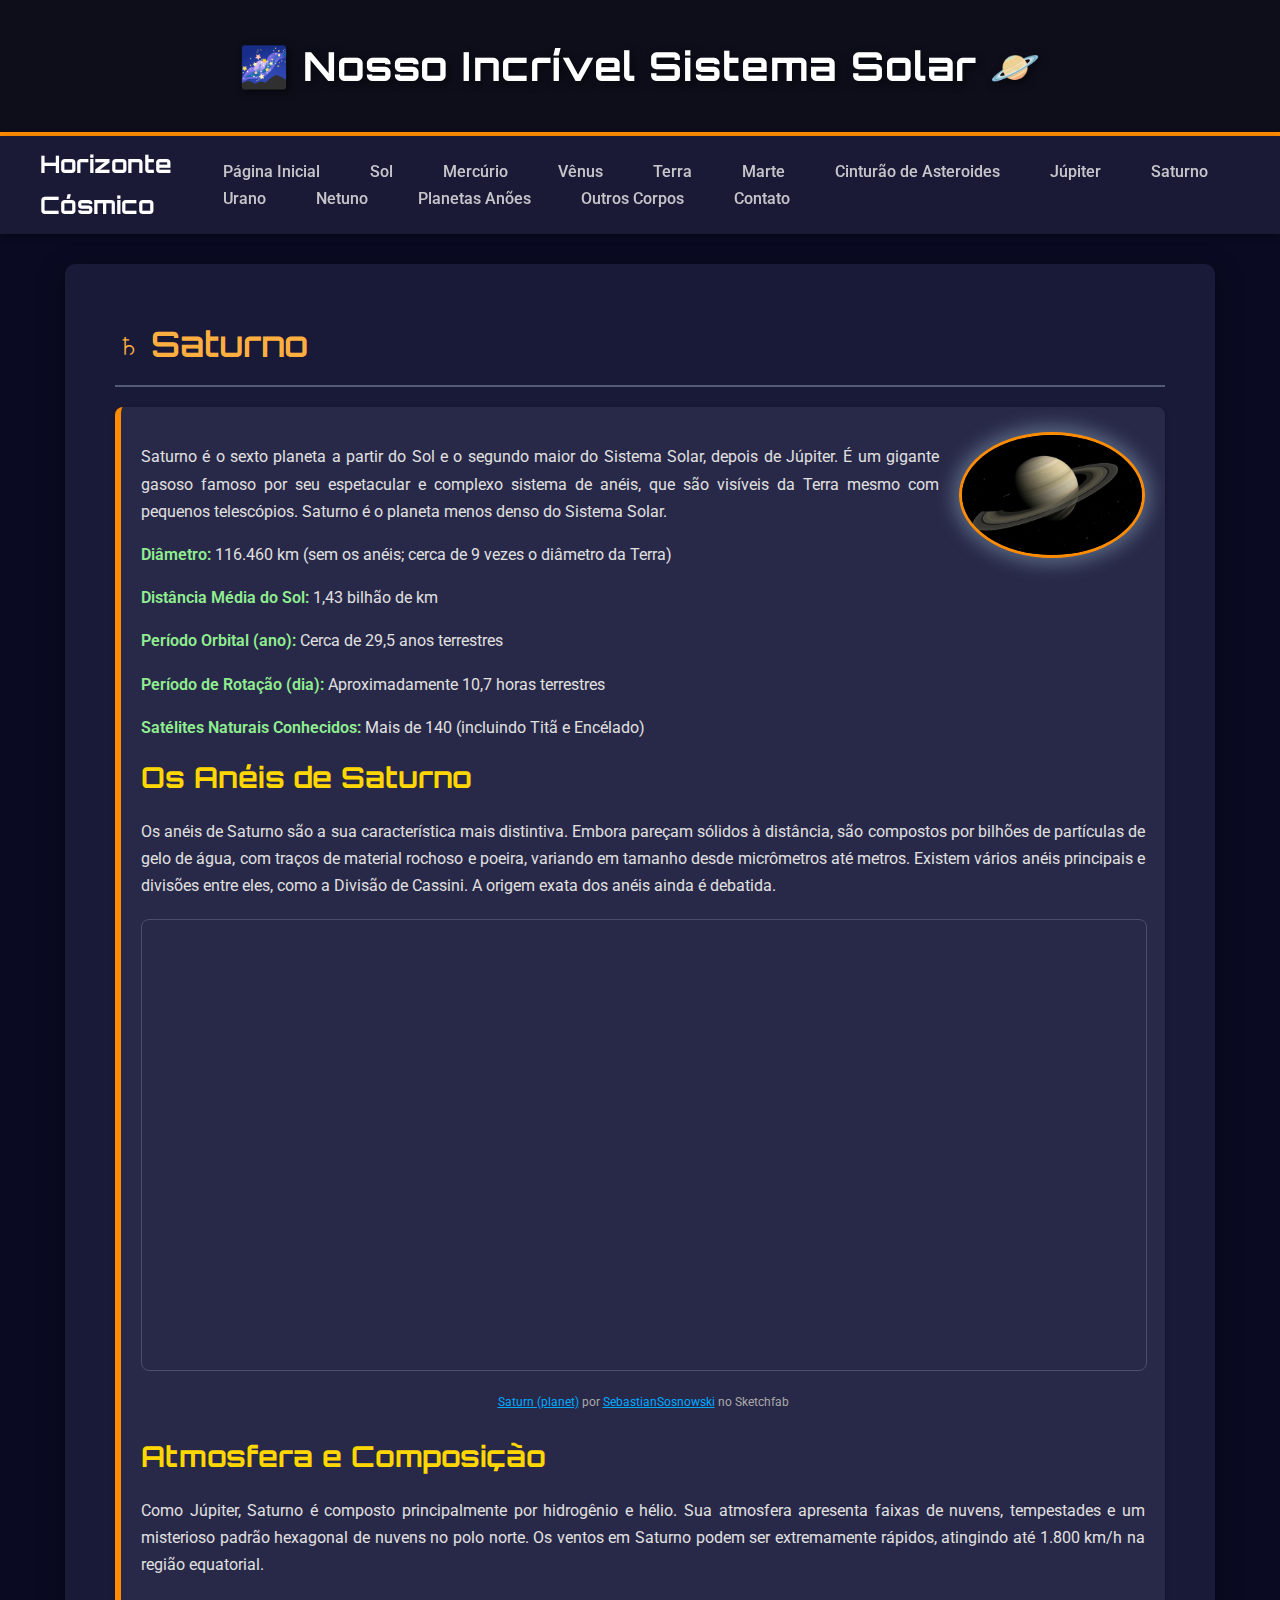
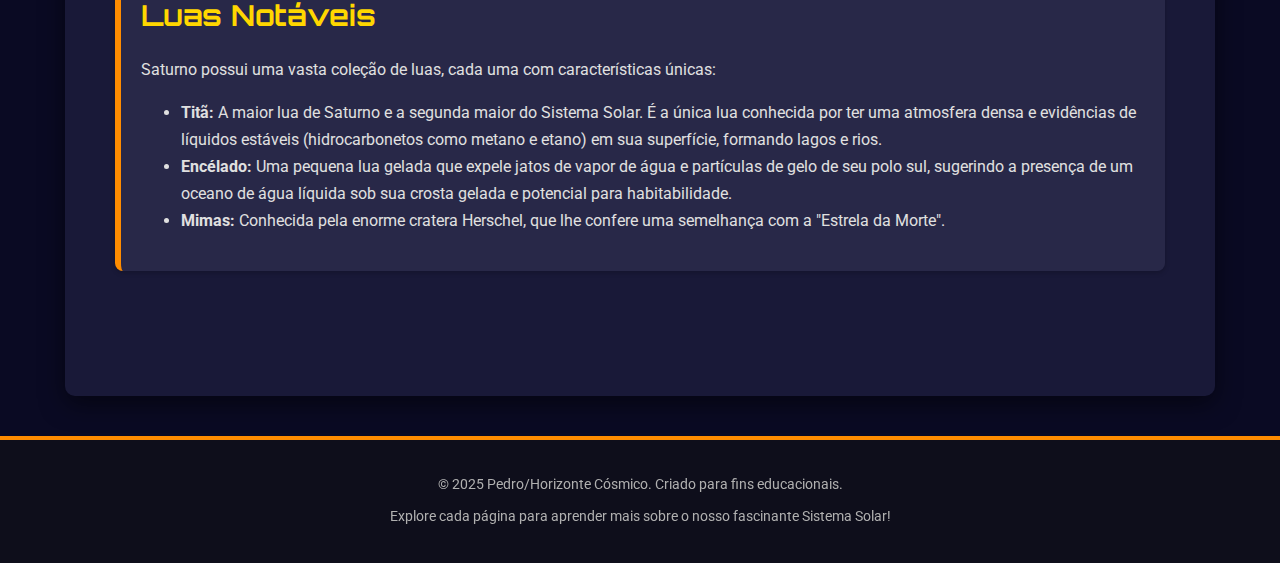
<file: saturno.html>
<!DOCTYPE html>
<html lang="pt-BR">
<head>
    <meta charset="UTF-8">
    <meta name="viewport" content="width=device-width, initial-scale=1.0">
    <title>Saturno - O Senhor dos Anéis</title>
    <link rel="stylesheet" href="style.css">

    <link rel="preconnect" href="https://fonts.googleapis.com">
    <link rel="preconnect" href="https://fonts.gstatic.com" crossorigin>
    <link href="https://fonts.googleapis.com/css2?family=Orbitron:wght@700&family=Roboto:wght@400;700&display=swap" rel="stylesheet">
</head>
<body>
    <header>
        <h1>🌌 Nosso Incrível Sistema Solar 🪐</h1>
    </header>

    <nav>
    <div class="nav-container">
        <a href="index.html" class="nav-logo">Horizonte Cósmico</a>
        
        <!-- O checkbox que controla o menu (fica invisível) -->
        <input type="checkbox" id="nav-toggle-input" class="nav-toggle-input">
        
        <!-- A label que funciona como o botão hambúrguer -->
        <label for="nav-toggle-input" class="nav-toggle">
            <span class="hamburger"></span>
        </label>
        
        <!-- A lista de links que será mostrada/escondida -->
        <div class="nav-links">
            <ul>
                <li><a href="index.html">Página Inicial</a></li>
                <li><a href="sol.html">Sol</a></li>
                <li><a href="mercurio.html">Mercúrio</a></li>
                <li><a href="venus.html">Vênus</a></li>
                <li><a href="terra.html">Terra</a></li>
                <li><a href="marte.html">Marte</a></li>
                <li><a href="cinturao_asteroides.html">Cinturão de Asteroides</a></li>
                <li><a href="jupiter.html">Júpiter</a></li>
                <li><a href="saturno.html">Saturno</a></li>
                <li><a href="urano.html">Urano</a></li>
                <li><a href="netuno.html">Netuno</a></li>
                <li><a href="planetas_anoes.html">Planetas Anões</a></li>
                <li><a href="outros_corpos_celestes.html">Outros Corpos</a></li>
                <li><a href="contato.html">Contato</a></li>
            </ul>
        </div>
    </div>
</nav>

    <main>
        <section id="saturno-info">
            <h2>♄ Saturno</h2>
            <article>
                <img src="imagens/saturno.jpg" alt="Planeta Saturno com seus anéis espetaculares" class="planet-image">
                <p>Saturno é o sexto planeta a partir do Sol e o segundo maior do Sistema Solar, depois de Júpiter. É um gigante gasoso famoso por seu espetacular e complexo sistema de anéis, que são visíveis da Terra mesmo com pequenos telescópios. Saturno é o planeta menos denso do Sistema Solar.</p>
                <p><strong>Diâmetro:</strong> 116.460 km (sem os anéis; cerca de 9 vezes o diâmetro da Terra)</p>
                <p><strong>Distância Média do Sol:</strong> 1,43 bilhão de km</p>
                <p><strong>Período Orbital (ano):</strong> Cerca de 29,5 anos terrestres</p>
                <p><strong>Período de Rotação (dia):</strong> Aproximadamente 10,7 horas terrestres</p>
                <p><strong>Satélites Naturais Conhecidos:</strong> Mais de 140 (incluindo Titã e Encélado)</p>

                <h3>Os Anéis de Saturno</h3>
                <p>Os anéis de Saturno são a sua característica mais distintiva. Embora pareçam sólidos à distância, são compostos por bilhões de partículas de gelo de água, com traços de material rochoso e poeira, variando em tamanho desde micrômetros até metros. Existem vários anéis principais e divisões entre eles, como a Divisão de Cassini. A origem exata dos anéis ainda é debatida.</p>

                <div class="sketchfab-embed-wrapper">
                    <iframe title="Saturn (planet)" frameborder="0" allowfullscreen mozallowfullscreen="true" webkitallowfullscreen="true" allow="autoplay; fullscreen; xr-spatial-tracking" xr-spatial-tracking execution-while-out-of-viewport execution-while-not-rendered web-share src="https://sketchfab.com/models/9ab1eb3bb97f4e4a9305c0aae2d280a6/embed?autospin=1&ui_theme=dark"></iframe>
                    <p style="font-size: 12px; text-align: center; color: #aaa;">
                        <a href="https://sketchfab.com/3d-models/saturn-planet-9ab1eb3bb97f4e4a9305c0aae2d280a6" target="_blank" style="color: #00aaff;">Saturn (planet)</a> por <a href="https://sketchfab.com/SebastianSosnowski" target="_blank" style="color: #00aaff;">SebastianSosnowski</a> no Sketchfab
                    </p>
                </div>

                <h3>Atmosfera e Composição</h3> 
                <p>Como Júpiter, Saturno é composto principalmente por hidrogênio e hélio. Sua atmosfera apresenta faixas de nuvens, tempestades e um misterioso padrão hexagonal de nuvens no polo norte. Os ventos em Saturno podem ser extremamente rápidos, atingindo até 1.800 km/h na região equatorial.</p>
                
                <h3>Luas Notáveis</h3>
                <p>Saturno possui uma vasta coleção de luas, cada uma com características únicas:</p>
                <ul>
                    <li><strong>Titã:</strong> A maior lua de Saturno e a segunda maior do Sistema Solar. É a única lua conhecida por ter uma atmosfera densa e evidências de líquidos estáveis (hidrocarbonetos como metano e etano) em sua superfície, formando lagos e rios.</li>
                    <li><strong>Encélado:</strong> Uma pequena lua gelada que expele jatos de vapor de água e partículas de gelo de seu polo sul, sugerindo a presença de um oceano de água líquida sob sua crosta gelada e potencial para habitabilidade.</li>
                    <li><strong>Mimas:</strong> Conhecida pela enorme cratera Herschel, que lhe confere uma semelhança com a "Estrela da Morte".</li>
                </ul>

            </article>
        </section>
    </main>

    <footer>
        <p>&copy; 2025 Pedro/Horizonte Cósmico. Criado para fins educacionais.</p>
        <p>Explore cada página para aprender mais sobre o nosso fascinante Sistema Solar!</p>
    </footer>
</body>
</html>
</file>
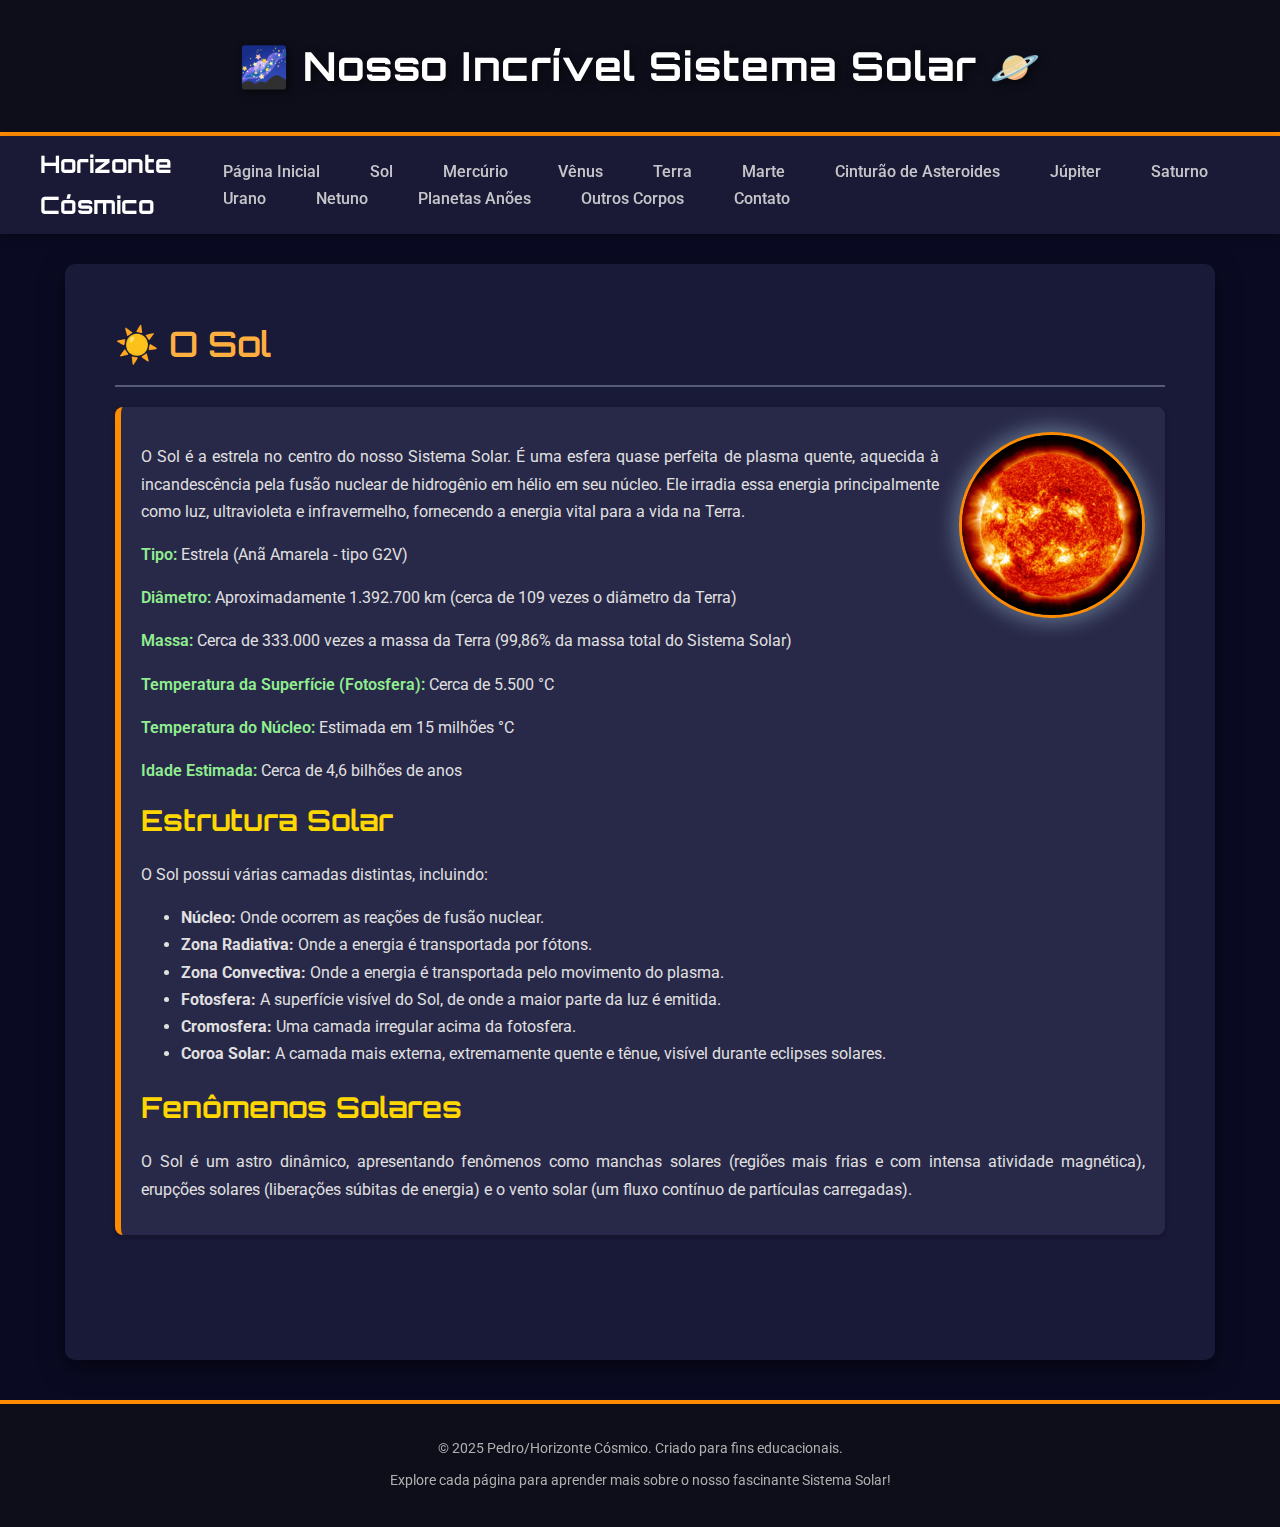
<file: sol.html>
<!DOCTYPE html>
<html lang="pt-BR">
<head>
    <meta charset="UTF-8">
    <meta name="viewport" content="width=device-width, initial-scale=1.0">
    <title>O Sol - Sistema Solar</title>
    <link rel="stylesheet" href="style.css">

    <link rel="preconnect" href="https://fonts.googleapis.com">
    <link rel="preconnect" href="https://fonts.gstatic.com" crossorigin>
    <link href="https://fonts.googleapis.com/css2?family=Orbitron:wght@700&family=Roboto:wght@400;700&display=swap" rel="stylesheet">
</head>
<body>
    <header>
        <h1>🌌 Nosso Incrível Sistema Solar 🪐</h1>
    </header>

    <nav>
    <div class="nav-container">
        <a href="index.html" class="nav-logo">Horizonte Cósmico</a>
        
        <!-- O checkbox que controla o menu (fica invisível) -->
        <input type="checkbox" id="nav-toggle-input" class="nav-toggle-input">
        
        <!-- A label que funciona como o botão hambúrguer -->
        <label for="nav-toggle-input" class="nav-toggle">
            <span class="hamburger"></span>
        </label>
        
        <!-- A lista de links que será mostrada/escondida -->
        <div class="nav-links">
            <ul>
                <li><a href="index.html">Página Inicial</a></li>
                <li><a href="sol.html">Sol</a></li>
                <li><a href="mercurio.html">Mercúrio</a></li>
                <li><a href="venus.html">Vênus</a></li>
                <li><a href="terra.html">Terra</a></li>
                <li><a href="marte.html">Marte</a></li>
                <li><a href="cinturao_asteroides.html">Cinturão de Asteroides</a></li>
                <li><a href="jupiter.html">Júpiter</a></li>
                <li><a href="saturno.html">Saturno</a></li>
                <li><a href="urano.html">Urano</a></li>
                <li><a href="netuno.html">Netuno</a></li>
                <li><a href="planetas_anoes.html">Planetas Anões</a></li>
                <li><a href="outros_corpos_celestes.html">Outros Corpos</a></li>
                <li><a href="contato.html">Contato</a></li>
            </ul>
        </div>
    </div>
</nav>

    <main>
        <section id="sol-info">
            <h2>☀️ O Sol</h2>
            <article>
                <img src="imagens/sol.jpg" alt="O Sol, nossa estrela" class="planet-image">
                <p>O Sol é a estrela no centro do nosso Sistema Solar. É uma esfera quase perfeita de plasma quente, aquecida à incandescência pela fusão nuclear de hidrogênio em hélio em seu núcleo. Ele irradia essa energia principalmente como luz, ultravioleta e infravermelho, fornecendo a energia vital para a vida na Terra.</p>
                <p><strong>Tipo:</strong> Estrela (Anã Amarela - tipo G2V)</p>
                <p><strong>Diâmetro:</strong> Aproximadamente 1.392.700 km (cerca de 109 vezes o diâmetro da Terra)</p>
                <p><strong>Massa:</strong> Cerca de 333.000 vezes a massa da Terra (99,86% da massa total do Sistema Solar)</p>
                <p><strong>Temperatura da Superfície (Fotosfera):</strong> Cerca de 5.500 °C</p>
                <p><strong>Temperatura do Núcleo:</strong> Estimada em 15 milhões °C</p>
                <p><strong>Idade Estimada:</strong> Cerca de 4,6 bilhões de anos</p>

                <h3>Estrutura Solar</h3>
                <p>O Sol possui várias camadas distintas, incluindo:</p>
                <ul>
                    <li><strong>Núcleo:</strong> Onde ocorrem as reações de fusão nuclear.</li>
                    <li><strong>Zona Radiativa:</strong> Onde a energia é transportada por fótons.</li>
                    <li><strong>Zona Convectiva:</strong> Onde a energia é transportada pelo movimento do plasma.</li>
                    <li><strong>Fotosfera:</strong> A superfície visível do Sol, de onde a maior parte da luz é emitida.</li>
                    <li><strong>Cromosfera:</strong> Uma camada irregular acima da fotosfera.</li>
                    <li><strong>Coroa Solar:</strong> A camada mais externa, extremamente quente e tênue, visível durante eclipses solares.</li>
                </ul>

                <h3>Fenômenos Solares</h3>
                <p>O Sol é um astro dinâmico, apresentando fenômenos como manchas solares (regiões mais frias e com intensa atividade magnética), erupções solares (liberações súbitas de energia) e o vento solar (um fluxo contínuo de partículas carregadas).</p>

            </article>
        </section>
    </main>

    <footer>
        <p>&copy; 2025 Pedro/Horizonte Cósmico. Criado para fins educacionais.</p>
        <p>Explore cada página para aprender mais sobre o nosso fascinante Sistema Solar!</p>
    </footer>
</body>
</html>
</file>
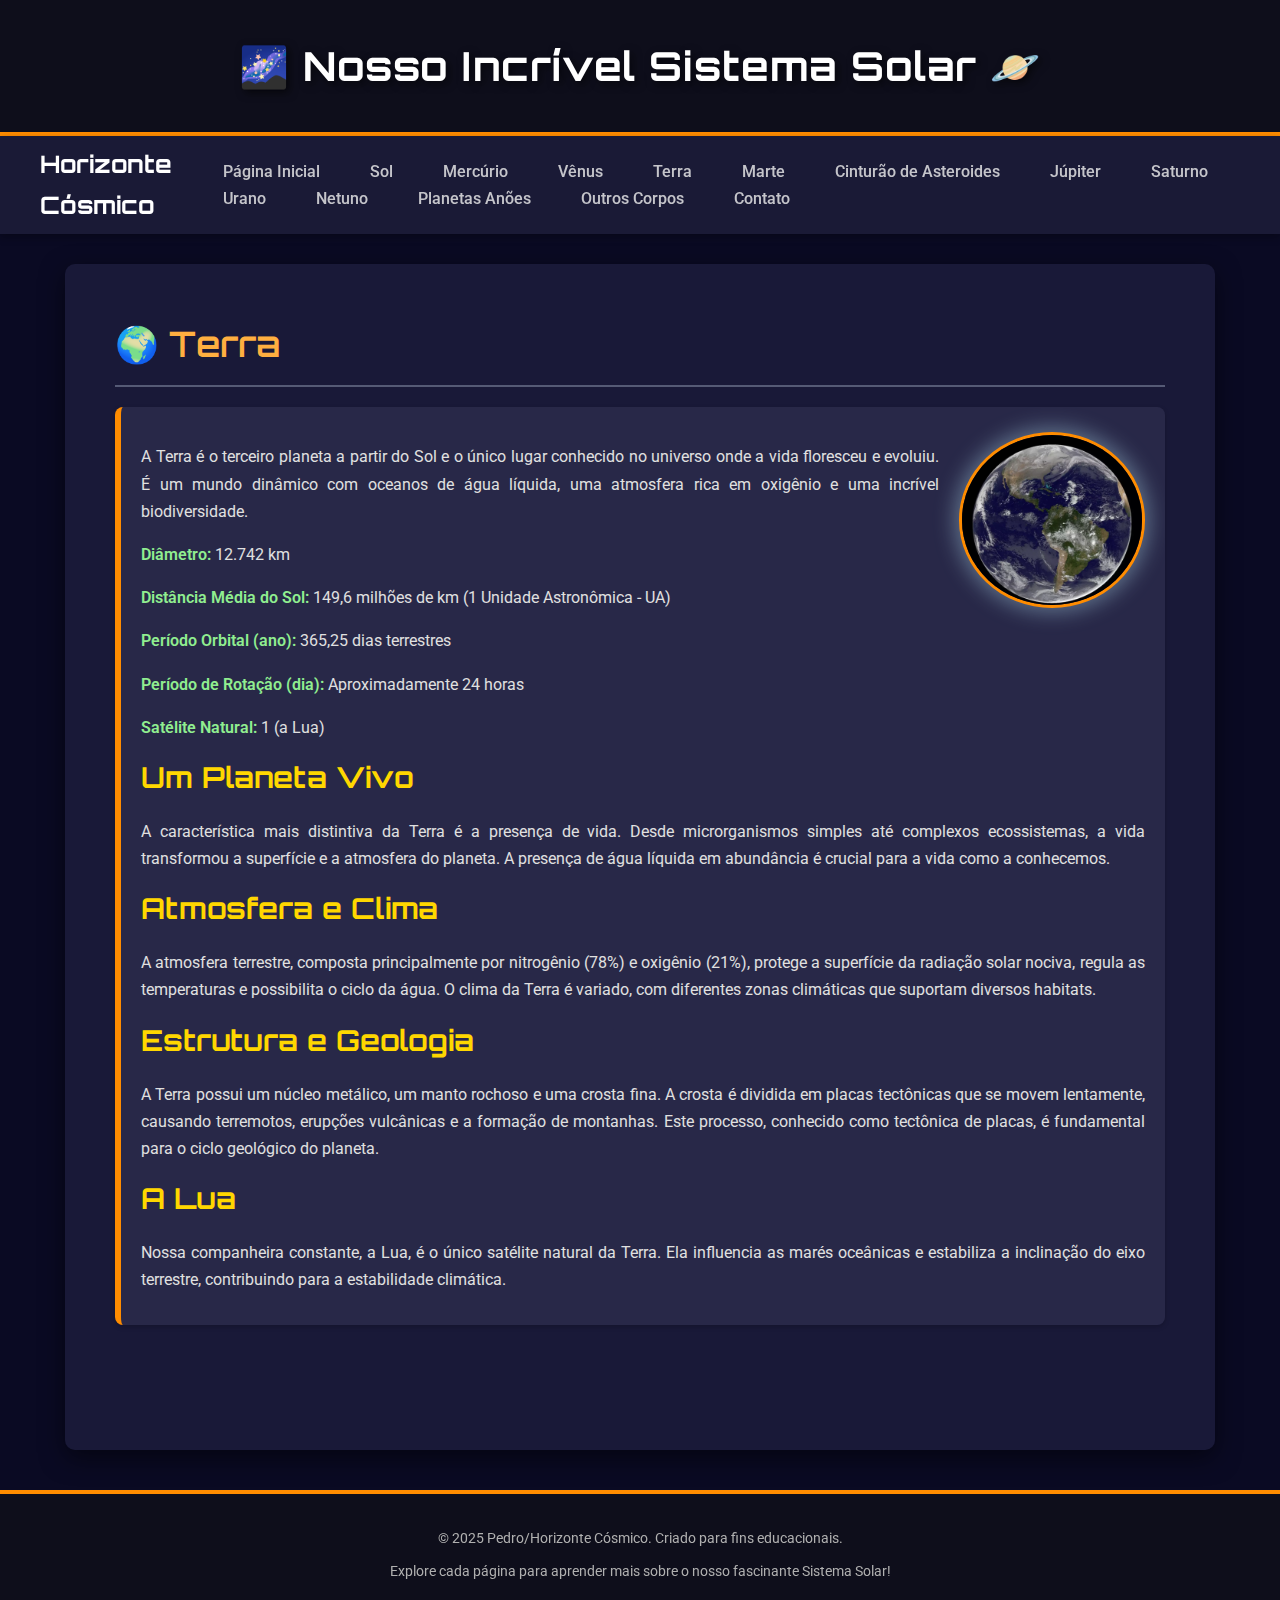
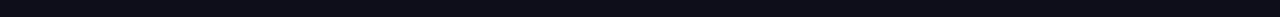
<file: terra.html>
<!DOCTYPE html>
<html lang="pt-BR">
<head>
    <meta charset="UTF-8">
    <meta name="viewport" content="width=device-width, initial-scale=1.0">
    <title>Terra - Nosso Lar no Sistema Solar</title>
    <link rel="stylesheet" href="style.css">

    <link rel="preconnect" href="https://fonts.googleapis.com">
    <link rel="preconnect" href="https://fonts.gstatic.com" crossorigin>
    <link href="https://fonts.googleapis.com/css2?family=Orbitron:wght@700&family=Roboto:wght@400;700&display=swap" rel="stylesheet">
</head>
<body>
    <header>
        <h1>🌌 Nosso Incrível Sistema Solar 🪐</h1>
    </header>

    <nav>
    <div class="nav-container">
        <a href="index.html" class="nav-logo">Horizonte Cósmico</a>
        
        <!-- O checkbox que controla o menu (fica invisível) -->
        <input type="checkbox" id="nav-toggle-input" class="nav-toggle-input">
        
        <!-- A label que funciona como o botão hambúrguer -->
        <label for="nav-toggle-input" class="nav-toggle">
            <span class="hamburger"></span>
        </label>
        
        <!-- A lista de links que será mostrada/escondida -->
        <div class="nav-links">
            <ul>
                <li><a href="index.html">Página Inicial</a></li>
                <li><a href="sol.html">Sol</a></li>
                <li><a href="mercurio.html">Mercúrio</a></li>
                <li><a href="venus.html">Vênus</a></li>
                <li><a href="terra.html">Terra</a></li>
                <li><a href="marte.html">Marte</a></li>
                <li><a href="cinturao_asteroides.html">Cinturão de Asteroides</a></li>
                <li><a href="jupiter.html">Júpiter</a></li>
                <li><a href="saturno.html">Saturno</a></li>
                <li><a href="urano.html">Urano</a></li>
                <li><a href="netuno.html">Netuno</a></li>
                <li><a href="planetas_anoes.html">Planetas Anões</a></li>
                <li><a href="outros_corpos_celestes.html">Outros Corpos</a></li>
                <li><a href="contato.html">Contato</a></li>
            </ul>
        </div>
    </div>
</nav>

    <main>
        <section id="terra-info">
            <h2>🌍 Terra</h2>
            <article>
                <img src="imagens/terra.jpg" alt="Planeta Terra visto do espaço" class="planet-image">
                <p>A Terra é o terceiro planeta a partir do Sol e o único lugar conhecido no universo onde a vida floresceu e evoluiu. É um mundo dinâmico com oceanos de água líquida, uma atmosfera rica em oxigênio e uma incrível biodiversidade.</p>
                <p><strong>Diâmetro:</strong> 12.742 km</p>
                <p><strong>Distância Média do Sol:</strong> 149,6 milhões de km (1 Unidade Astronômica - UA)</p>
                <p><strong>Período Orbital (ano):</strong> 365,25 dias terrestres</p>
                <p><strong>Período de Rotação (dia):</strong> Aproximadamente 24 horas</p>
                <p><strong>Satélite Natural:</strong> 1 (a Lua)</p>

                <h3>Um Planeta Vivo</h3>
                <p>A característica mais distintiva da Terra é a presença de vida. Desde microrganismos simples até complexos ecossistemas, a vida transformou a superfície e a atmosfera do planeta. A presença de água líquida em abundância é crucial para a vida como a conhecemos.</p>

                <h3>Atmosfera e Clima</h3>
                <p>A atmosfera terrestre, composta principalmente por nitrogênio (78%) e oxigênio (21%), protege a superfície da radiação solar nociva, regula as temperaturas e possibilita o ciclo da água. O clima da Terra é variado, com diferentes zonas climáticas que suportam diversos habitats.</p>

                <h3>Estrutura e Geologia</h3>
                <p>A Terra possui um núcleo metálico, um manto rochoso e uma crosta fina. A crosta é dividida em placas tectônicas que se movem lentamente, causando terremotos, erupções vulcânicas e a formação de montanhas. Este processo, conhecido como tectônica de placas, é fundamental para o ciclo geológico do planeta.</p>
                
                <h3>A Lua</h3>
                <p>Nossa companheira constante, a Lua, é o único satélite natural da Terra. Ela influencia as marés oceânicas e estabiliza a inclinação do eixo terrestre, contribuindo para a estabilidade climática.</p>

            </article>
        </section>
    </main>

    <footer>
        <p>&copy; 2025 Pedro/Horizonte Cósmico. Criado para fins educacionais.</p>
        <p>Explore cada página para aprender mais sobre o nosso fascinante Sistema Solar!</p>
    </footer>
</body>
</html>
</file>
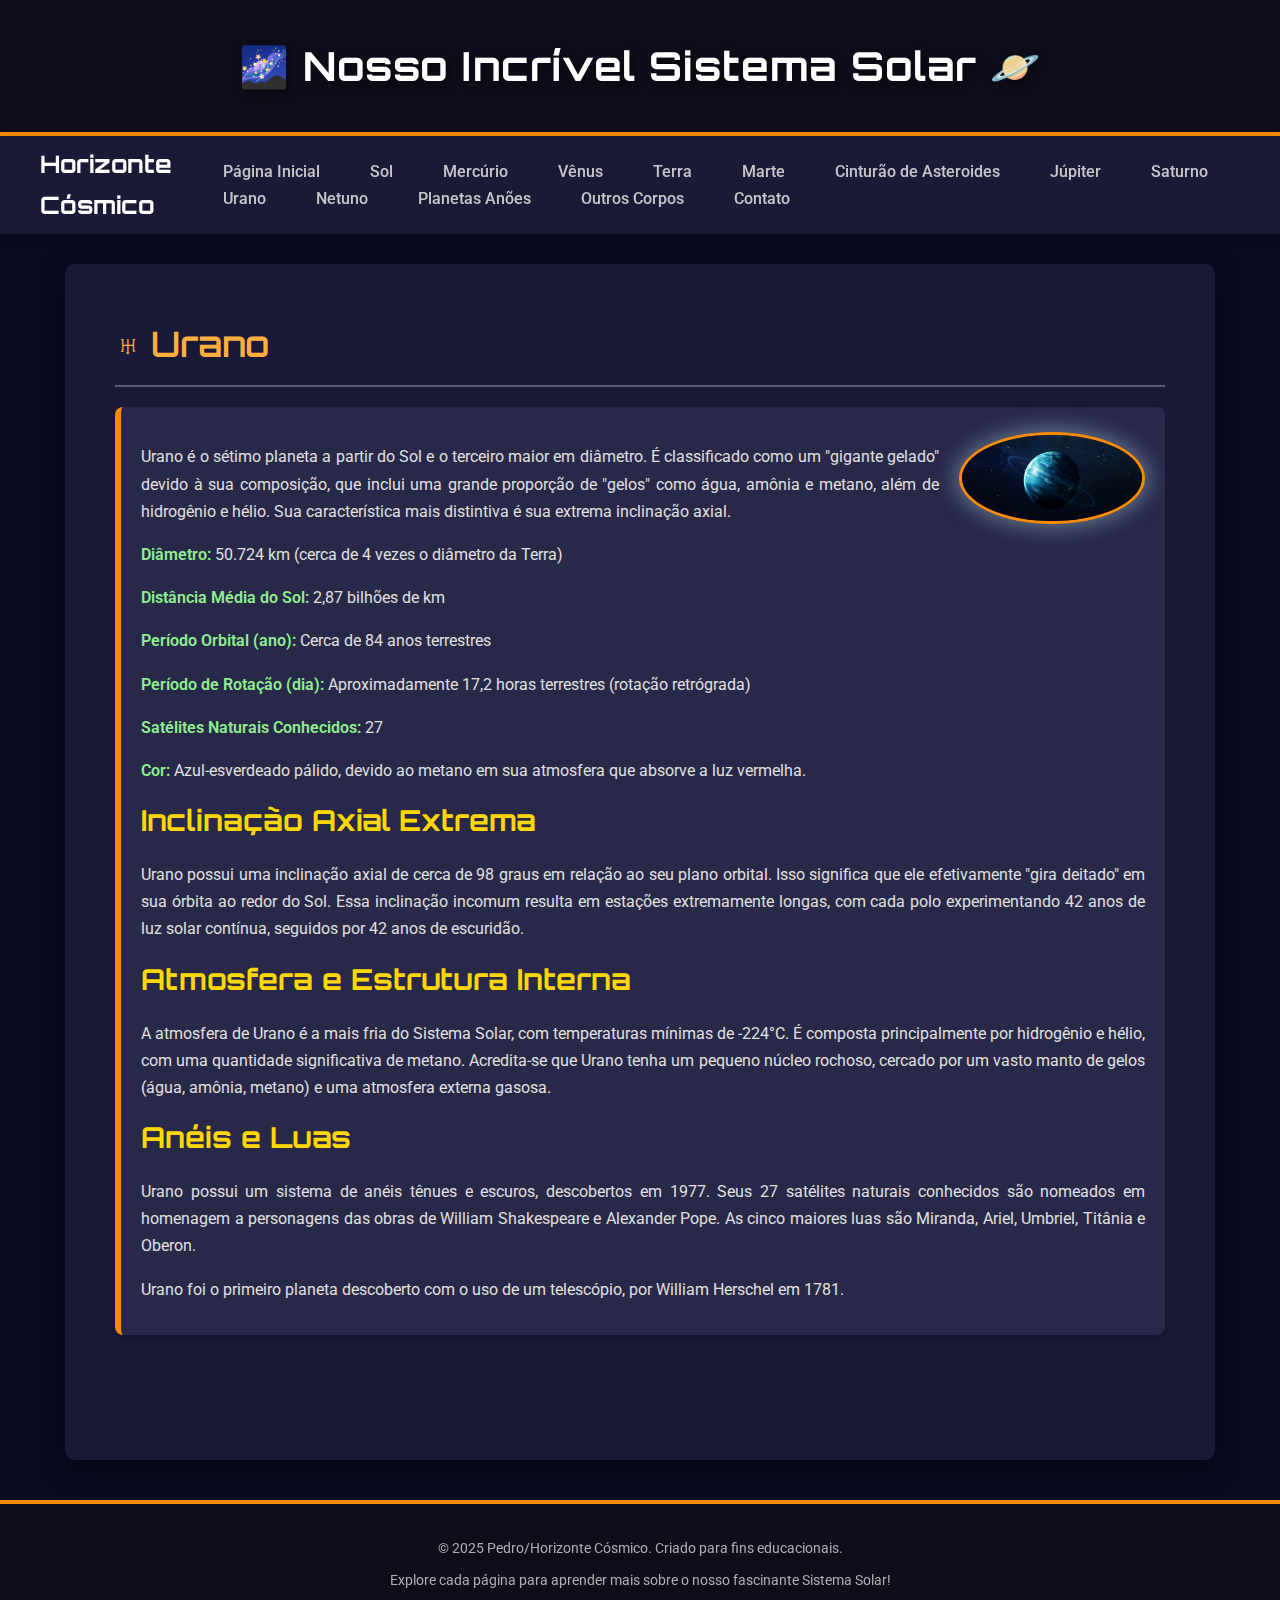
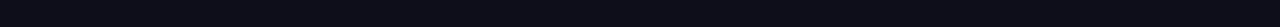
<file: urano.html>
<!DOCTYPE html>
<html lang="pt-BR">
<head>
    <meta charset="UTF-8">
    <meta name="viewport" content="width=device-width, initial-scale=1.0">
    <title>Urano - O Gigante Gelado Inclinado</title>
    <link rel="stylesheet" href="style.css">

    <link rel="preconnect" href="https://fonts.googleapis.com">
    <link rel="preconnect" href="https://fonts.gstatic.com" crossorigin>
    <link href="https://fonts.googleapis.com/css2?family=Orbitron:wght@700&family=Roboto:wght@400;700&display=swap" rel="stylesheet">
</head>
<body>
    <header>
        <h1>🌌 Nosso Incrível Sistema Solar 🪐</h1>
    </header>

    <nav>
    <div class="nav-container">
        <a href="index.html" class="nav-logo">Horizonte Cósmico</a>
        
        <!-- O checkbox que controla o menu (fica invisível) -->
        <input type="checkbox" id="nav-toggle-input" class="nav-toggle-input">
        
        <!-- A label que funciona como o botão hambúrguer -->
        <label for="nav-toggle-input" class="nav-toggle">
            <span class="hamburger"></span>
        </label>
        
        <!-- A lista de links que será mostrada/escondida -->
        <div class="nav-links">
            <ul>
                <li><a href="index.html">Página Inicial</a></li>
                <li><a href="sol.html">Sol</a></li>
                <li><a href="mercurio.html">Mercúrio</a></li>
                <li><a href="venus.html">Vênus</a></li>
                <li><a href="terra.html">Terra</a></li>
                <li><a href="marte.html">Marte</a></li>
                <li><a href="cinturao_asteroides.html">Cinturão de Asteroides</a></li>
                <li><a href="jupiter.html">Júpiter</a></li>
                <li><a href="saturno.html">Saturno</a></li>
                <li><a href="urano.html">Urano</a></li>
                <li><a href="netuno.html">Netuno</a></li>
                <li><a href="planetas_anoes.html">Planetas Anões</a></li>
                <li><a href="outros_corpos_celestes.html">Outros Corpos</a></li>
                <li><a href="contato.html">Contato</a></li>
            </ul>
        </div>
    </div>
</nav>

    <main>
        <section id="urano-info">
            <h2>♅ Urano</h2>
            <article>
                <img src="imagens/urano.jpg" alt="Planeta Urano, o gigante gelado azul-esverdeado" class="planet-image">
                <p>Urano é o sétimo planeta a partir do Sol e o terceiro maior em diâmetro. É classificado como um "gigante gelado" devido à sua composição, que inclui uma grande proporção de "gelos" como água, amônia e metano, além de hidrogênio e hélio. Sua característica mais distintiva é sua extrema inclinação axial.</p>
                <p><strong>Diâmetro:</strong> 50.724 km (cerca de 4 vezes o diâmetro da Terra)</p>
                <p><strong>Distância Média do Sol:</strong> 2,87 bilhões de km</p>
                <p><strong>Período Orbital (ano):</strong> Cerca de 84 anos terrestres</p>
                <p><strong>Período de Rotação (dia):</strong> Aproximadamente 17,2 horas terrestres (rotação retrógrada)</p>
                <p><strong>Satélites Naturais Conhecidos:</strong> 27</p>
                <p><strong>Cor:</strong> Azul-esverdeado pálido, devido ao metano em sua atmosfera que absorve a luz vermelha.</p>

                <h3>Inclinação Axial Extrema</h3>
                <p>Urano possui uma inclinação axial de cerca de 98 graus em relação ao seu plano orbital. Isso significa que ele efetivamente "gira deitado" em sua órbita ao redor do Sol. Essa inclinação incomum resulta em estações extremamente longas, com cada polo experimentando 42 anos de luz solar contínua, seguidos por 42 anos de escuridão.</p>

                <h3>Atmosfera e Estrutura Interna</h3>
                <p>A atmosfera de Urano é a mais fria do Sistema Solar, com temperaturas mínimas de -224°C. É composta principalmente por hidrogênio e hélio, com uma quantidade significativa de metano. Acredita-se que Urano tenha um pequeno núcleo rochoso, cercado por um vasto manto de gelos (água, amônia, metano) e uma atmosfera externa gasosa.</p>
                
                <h3>Anéis e Luas</h3>
                <p>Urano possui um sistema de anéis tênues e escuros, descobertos em 1977. Seus 27 satélites naturais conhecidos são nomeados em homenagem a personagens das obras de William Shakespeare e Alexander Pope. As cinco maiores luas são Miranda, Ariel, Umbriel, Titânia e Oberon.</p>
                <p>Urano foi o primeiro planeta descoberto com o uso de um telescópio, por William Herschel em 1781.</p>

            </article>
        </section>
    </main>

    <footer>
        <p>&copy; 2025 Pedro/Horizonte Cósmico. Criado para fins educacionais.</p>
        <p>Explore cada página para aprender mais sobre o nosso fascinante Sistema Solar!</p>
    </footer>
</body>
</html>
</file>
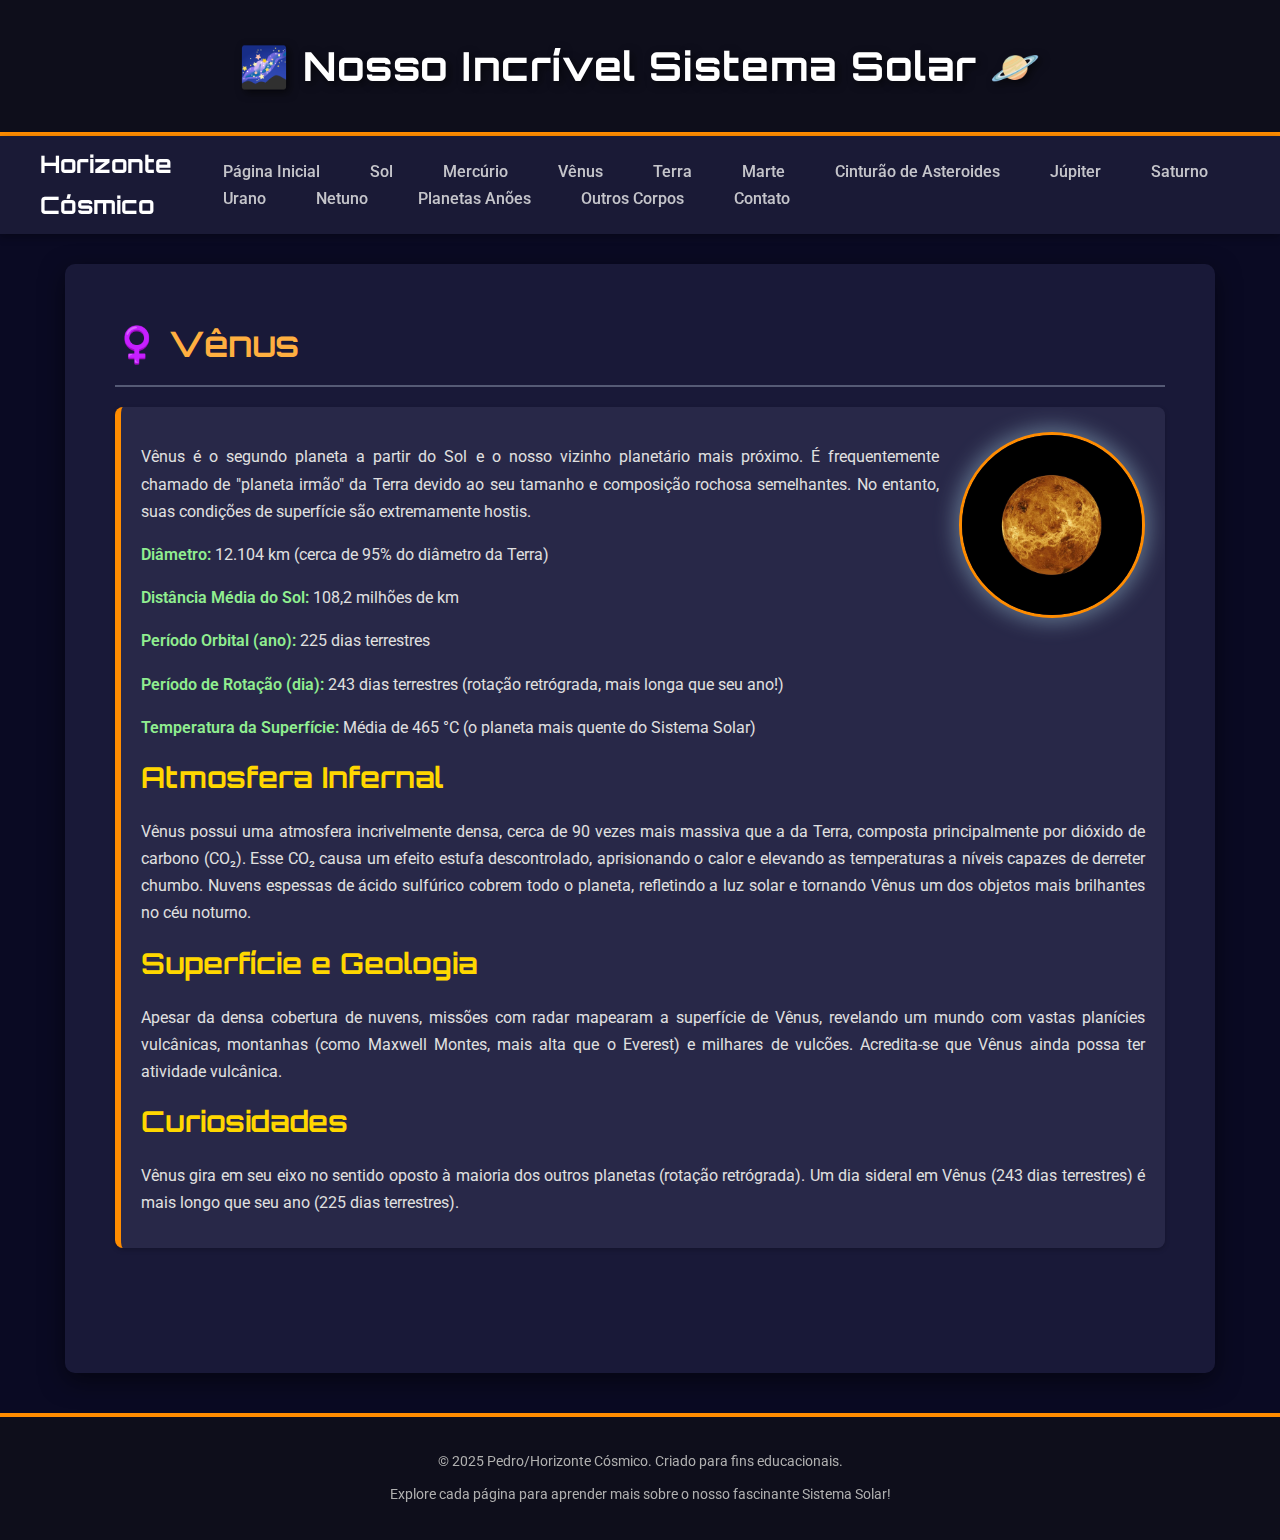
<file: venus.html>
<!DOCTYPE html>
<html lang="pt-BR">
<head>
    <meta charset="UTF-8">
    <meta name="viewport" content="width=device-width, initial-scale=1.0">
    <title>Vênus - Sistema Solar</title>
    <link rel="stylesheet" href="style.css">

    <link rel="preconnect" href="https://fonts.googleapis.com">
    <link rel="preconnect" href="https://fonts.gstatic.com" crossorigin>
    <link href="https://fonts.googleapis.com/css2?family=Orbitron:wght@700&family=Roboto:wght@400;700&display=swap" rel="stylesheet">
</head>
<body>
    <header>
        <h1>🌌 Nosso Incrível Sistema Solar 🪐</h1>
    </header>

    <nav>
    <div class="nav-container">
        <a href="index.html" class="nav-logo">Horizonte Cósmico</a>
        
        <!-- O checkbox que controla o menu (fica invisível) -->
        <input type="checkbox" id="nav-toggle-input" class="nav-toggle-input">
        
        <!-- A label que funciona como o botão hambúrguer -->
        <label for="nav-toggle-input" class="nav-toggle">
            <span class="hamburger"></span>
        </label>
        
        <!-- A lista de links que será mostrada/escondida -->
        <div class="nav-links">
            <ul>
                <li><a href="index.html">Página Inicial</a></li>
                <li><a href="sol.html">Sol</a></li>
                <li><a href="mercurio.html">Mercúrio</a></li>
                <li><a href="venus.html">Vênus</a></li>
                <li><a href="terra.html">Terra</a></li>
                <li><a href="marte.html">Marte</a></li>
                <li><a href="cinturao_asteroides.html">Cinturão de Asteroides</a></li>
                <li><a href="jupiter.html">Júpiter</a></li>
                <li><a href="saturno.html">Saturno</a></li>
                <li><a href="urano.html">Urano</a></li>
                <li><a href="netuno.html">Netuno</a></li>
                <li><a href="planetas_anoes.html">Planetas Anões</a></li>
                <li><a href="outros_corpos_celestes.html">Outros Corpos</a></li>
                <li><a href="contato.html">Contato</a></li>
            </ul>
        </div>
    </div>
</nav>

    <main>
        <section id="venus-info">
            <h2>♀️ Vênus</h2>
            <article>
                <img src="imagens/venus.jpg" alt="Planeta Vênus coberto por nuvens" class="planet-image"> <p>Vênus é o segundo planeta a partir do Sol e o nosso vizinho planetário mais próximo. É frequentemente chamado de "planeta irmão" da Terra devido ao seu tamanho e composição rochosa semelhantes. No entanto, suas condições de superfície são extremamente hostis.</p>
                <p><strong>Diâmetro:</strong> 12.104 km (cerca de 95% do diâmetro da Terra)</p>
                <p><strong>Distância Média do Sol:</strong> 108,2 milhões de km</p>
                <p><strong>Período Orbital (ano):</strong> 225 dias terrestres</p>
                <p><strong>Período de Rotação (dia):</strong> 243 dias terrestres (rotação retrógrada, mais longa que seu ano!)</p>
                <p><strong>Temperatura da Superfície:</strong> Média de 465 °C (o planeta mais quente do Sistema Solar)</p>

                <h3>Atmosfera Infernal</h3>
                <p>Vênus possui uma atmosfera incrivelmente densa, cerca de 90 vezes mais massiva que a da Terra, composta principalmente por dióxido de carbono (CO₂). Esse CO₂ causa um efeito estufa descontrolado, aprisionando o calor e elevando as temperaturas a níveis capazes de derreter chumbo. Nuvens espessas de ácido sulfúrico cobrem todo o planeta, refletindo a luz solar e tornando Vênus um dos objetos mais brilhantes no céu noturno.</p>

                <h3>Superfície e Geologia</h3>
                <p>Apesar da densa cobertura de nuvens, missões com radar mapearam a superfície de Vênus, revelando um mundo com vastas planícies vulcânicas, montanhas (como Maxwell Montes, mais alta que o Everest) e milhares de vulcões. Acredita-se que Vênus ainda possa ter atividade vulcânica.</p>

                <h3>Curiosidades</h3>
                <p>Vênus gira em seu eixo no sentido oposto à maioria dos outros planetas (rotação retrógrada). Um dia sideral em Vênus (243 dias terrestres) é mais longo que seu ano (225 dias terrestres).</p>

            </article>
        </section>
    </main>

    <footer>
        <p>&copy; 2025 Pedro/Horizonte Cósmico. Criado para fins educacionais.</p>
        <p>Explore cada página para aprender mais sobre o nosso fascinante Sistema Solar!</p>
    </footer>
</body>
</html>
</file>
<file: style.css>
/* =================================================== */
/* HORIZONTE CÓSMICO - FOLHA DE ESTILO PRINCIPAL    */
/* VERSÃO COM ANIMAÇÕES E MENU RESPONSIVO          */
/* =================================================== */

/* --- Definições das Animações (@keyframes) --- */
@keyframes deslizar-e-aparecer {
  from {
    opacity: 0;
    transform: translateY(20px); /* Começa 20px abaixo */
  }
  to {
    opacity: 1;
    transform: translateY(0); /* Termina na posição original */
  }
}

@keyframes aparecer-simples {
  from { opacity: 0; }
  to   { opacity: 1; }
}


/* --- Configurações Gerais e Fontes --- */
body {
    font-family: 'Roboto', sans-serif;
    line-height: 1.7;
    margin: 0;
    padding: 0;
    background-color: #0a0a23;
    color: #e0e0e0;
    scroll-behavior: smooth;
}

h1, h2, h3 {
    font-family: 'Orbitron', sans-serif;
}

/* --- Cabeçalho (Header) --- */
header {
    background: rgba(15, 15, 26, 0.85);
    backdrop-filter: blur(5px);
    -webkit-backdrop-filter: blur(5px);
    color: #fff;
    padding: 2rem 1rem;
    text-align: center;
    border-bottom: 4px solid #ff8c00;
}

header h1 {
    margin: 0;
    font-size: 2.5rem;
    font-weight: 700;
    letter-spacing: 1px;
    text-shadow: 3px 3px 8px rgba(0, 0, 0, 0.6);
    /* ANIMAÇÃO APLICADA AQUI */
    animation: deslizar-e-aparecer 1.5s ease-out;
}

/* --- Barra de Navegação (Nav) --- */
nav {
    background: #1a1a36;
    position: sticky;
    top: 0;
    z-index: 1000;
    box-shadow: 0 3px 8px rgba(0,0,0,0.3);
}

.nav-container {
    display: flex;
    justify-content: space-between;
    align-items: center;
    max-width: 1200px;
    margin: 0 auto;
    padding: 0.5rem 1rem;
}

.nav-logo {
    color: #fff;
    text-decoration: none;
    font-family: 'Orbitron', sans-serif;
    font-size: 1.5rem;
    font-weight: bold;
}

nav ul {
    list-style-type: none;
    padding: 0;
    margin: 0;
}

nav ul li {
    display: inline-block;
    margin: 0 8px;
}

nav ul li a {
    color: #f0f0f0;
    text-decoration: none;
    font-size: 1rem;
    padding: 10px 15px;
    border-radius: 5px;
    font-weight: 500;
    opacity: 0.8;
    transition: all 0.3s ease;
}

nav ul li a:hover, nav ul li a:focus {
    background-color: #ff8c00;
    color: #0a0a23;
    opacity: 1;
    transform: translateY(-2px);
}

/* --- Estilos do Menu Mobile --- */
.nav-toggle-input {
    display: none;
}

.nav-toggle {
    display: none;
    cursor: pointer;
    padding: 10px;
    z-index: 1001;
}

.hamburger {
    display: block;
    position: relative;
    width: 25px;
    height: 3px;
    background-color: #fff;
    border-radius: 3px;
    transition: all 0.3s ease;
}

.hamburger::before,
.hamburger::after {
    content: '';
    position: absolute;
    width: 25px;
    height: 3px;
    background-color: #fff;
    border-radius: 3px;
    transition: all 0.3s ease;
}

.hamburger::before { top: -8px; }
.hamburger::after { bottom: -8px; }


/* --- Conteúdo Principal (Main) --- */
main {
    padding: 25px;
    max-width: 1100px;
    margin: 30px auto;
    background-color: rgba(28, 28, 60, 0.85);
    border-radius: 10px;
    box-shadow: 0 8px 25px rgba(0, 0, 0, 0.5);
}

/* ... (O resto do seu código permanece o mesmo) ... */
section { margin-bottom: 50px; padding: 25px; border-bottom: 1px dashed #44475a; }
section:last-child { border-bottom: none; }
section h2 { color: #ffaf40; font-size: 2.2rem; margin-top: 0; margin-bottom: 20px; border-bottom: 2px solid #555a75; padding-bottom: 12px; font-weight: 600; }
article { background-color: rgba(42, 42, 74, 0.9); padding: 20px; margin-bottom: 25px; border-radius: 8px; border-left: 6px solid #ff8c00; box-shadow: 0 2px 5px rgba(0,0,0,0.2); overflow: hidden; }
article h3 { color: #ffd700; font-size: 1.8rem; margin-top: 0; margin-bottom: 15px; }
.planet-image { max-width: 180px; height: auto; float: right; margin: 5px 0 10px 20px; border-radius: 50%; border: 3px solid #ff8c00; background-color: #000; box-shadow: 0 0 20px 5px rgba(173, 216, 230, 0.4); }
p { margin-bottom: 12px; text-align: justify; }
p strong { color: #90ee90; font-weight: 600; }
em { color: #aaa; font-style: italic; display: block; margin-top: 10px; }
footer { text-align: center; padding: 25px; color: #b0b0b0; margin-top: 40px; border-top: 4px solid #ff8c00; background: rgba(15, 15, 26, 0.85); backdrop-filter: blur(5px); -webkit-backdrop-filter: blur(5px); }
footer p { margin: 8px 0; text-align: center; font-size: 0.9rem; }
.video-wrapper, .sketchfab-embed-wrapper, .video-link-wrapper, .form-contato { margin: 20px 0; }
.video-wrapper { position: relative; padding-bottom: 56.25%; height: 0; overflow: hidden; max-width: 100%; background: #000; border-radius: 8px; }
.video-wrapper iframe { position: absolute; top: 0; left: 0; width: 100%; height: 100%; }
.sketchfab-embed-wrapper iframe { width: 100%; height: 450px; border-radius: 8px; border: 1px solid #4a4e69; }
.video-link-wrapper { background-color: #1e1e3f; border: 1px solid #4a4e69; border-radius: 8px; padding: 20px; text-align: center; }
.video-button { display: inline-block; background-color: #fca311; color: #1a1a2e; padding: 12px 25px; border-radius: 5px; text-decoration: none; font-family: 'Orbitron', sans-serif; font-weight: bold; margin-top: 10px; transition: background-color 0.3s, transform 0.2s; }
.video-button:hover { background-color: #ffc300; transform: scale(1.05); }
.form-contato { background-color: rgba(42, 42, 74, 0.9); padding: 25px; border-radius: 8px; border-left: 6px solid #ff8c00; }
.form-contato div { margin-bottom: 15px; }
.form-contato label { display: block; margin-bottom: 5px; color: #ffd700; font-weight: 500; }
.form-contato input[type="text"], .form-contato input[type="email"], .form-contato textarea { width: 100%; padding: 10px; border: 1px solid #555a75; border-radius: 5px; background-color: #1c1c3c; color: #e0e0e0; font-family: 'Segoe UI', Tahoma, Geneva, Verdana, sans-serif; font-size: 1rem; box-sizing: border-box; }
.form-contato input[type="text"]:focus, .form-contato input[type="email"]:focus, .form-contato textarea:focus { outline: none; border-color: #ff8c00; box-shadow: 0 0 5px rgba(255, 140, 0, 0.5); }
.form-contato textarea { resize: vertical; min-height: 100px; }
.form-contato input[type="submit"] { background-color: #ff8c00; color: #0a0a23; padding: 12px 20px; border: none; border-radius: 5px; font-size: 1.1rem; font-weight: bold; cursor: pointer; transition: background-color 0.3s ease, transform 0.2s ease; }
.form-contato input[type="submit"]:hover { background-color: #ffaf40; transform: translateY(-2px); }
.aviso-form { margin-top: 20px; padding: 10px; background-color: rgba(255, 255, 0, 0.1); border: 1px dashed #ffd700; border-radius: 5px; color: #f0f0f0; text-align: center; }
.aviso-form strong { color: #ff8c00; }


/* =================================================== */
/* RESPONSIVIDADE E ANIMAÇÕES EM BREAKPOINTS          */
/* =================================================== */

@media (max-width: 850px) {
    .nav-toggle {
        display: block;
    }

    .nav-links {
        display: none;
        position: absolute;
        top: 100%;
        left: 0;
        width: 100%;
        background-color: #1a1a36;
        flex-direction: column;
        padding-bottom: 1rem;
    }

    .nav-links ul { flex-direction: column; width: 100%; }
    .nav-links ul li { display: block; margin: 10px 0; text-align: center; }
    .nav-toggle-input:checked ~ .nav-links { display: flex; }
    .nav-toggle-input:checked ~ .nav-toggle .hamburger { background-color: transparent; }
    .nav-toggle-input:checked ~ .nav-toggle .hamburger::before { transform: rotate(45deg); top: 0; }
    .nav-toggle-input:checked ~ .nav-toggle .hamburger::after { transform: rotate(-45deg); bottom: 0; }

    header h1 {
        font-size: 2.2rem;
        /* MUDANÇA DE ANIMAÇÃO NO BREAKPOINT */
        animation: aparecer-simples 1.5s ease-out;
    }
    
    .planet-image { float: none; display: block; margin: 15px auto 20px auto; max-width: 150px; }
    main { padding: 15px; margin: 20px 10px; }
    section h2 { font-size: 1.9rem; }
    article h3 { font-size: 1.6rem; }
}

@media (max-width: 480px) {
    header h1 { font-size: 1.8rem; }
    section h2 { font-size: 1.6rem; }
    article h3 { font-size: 1.4rem; }
}
</file>
